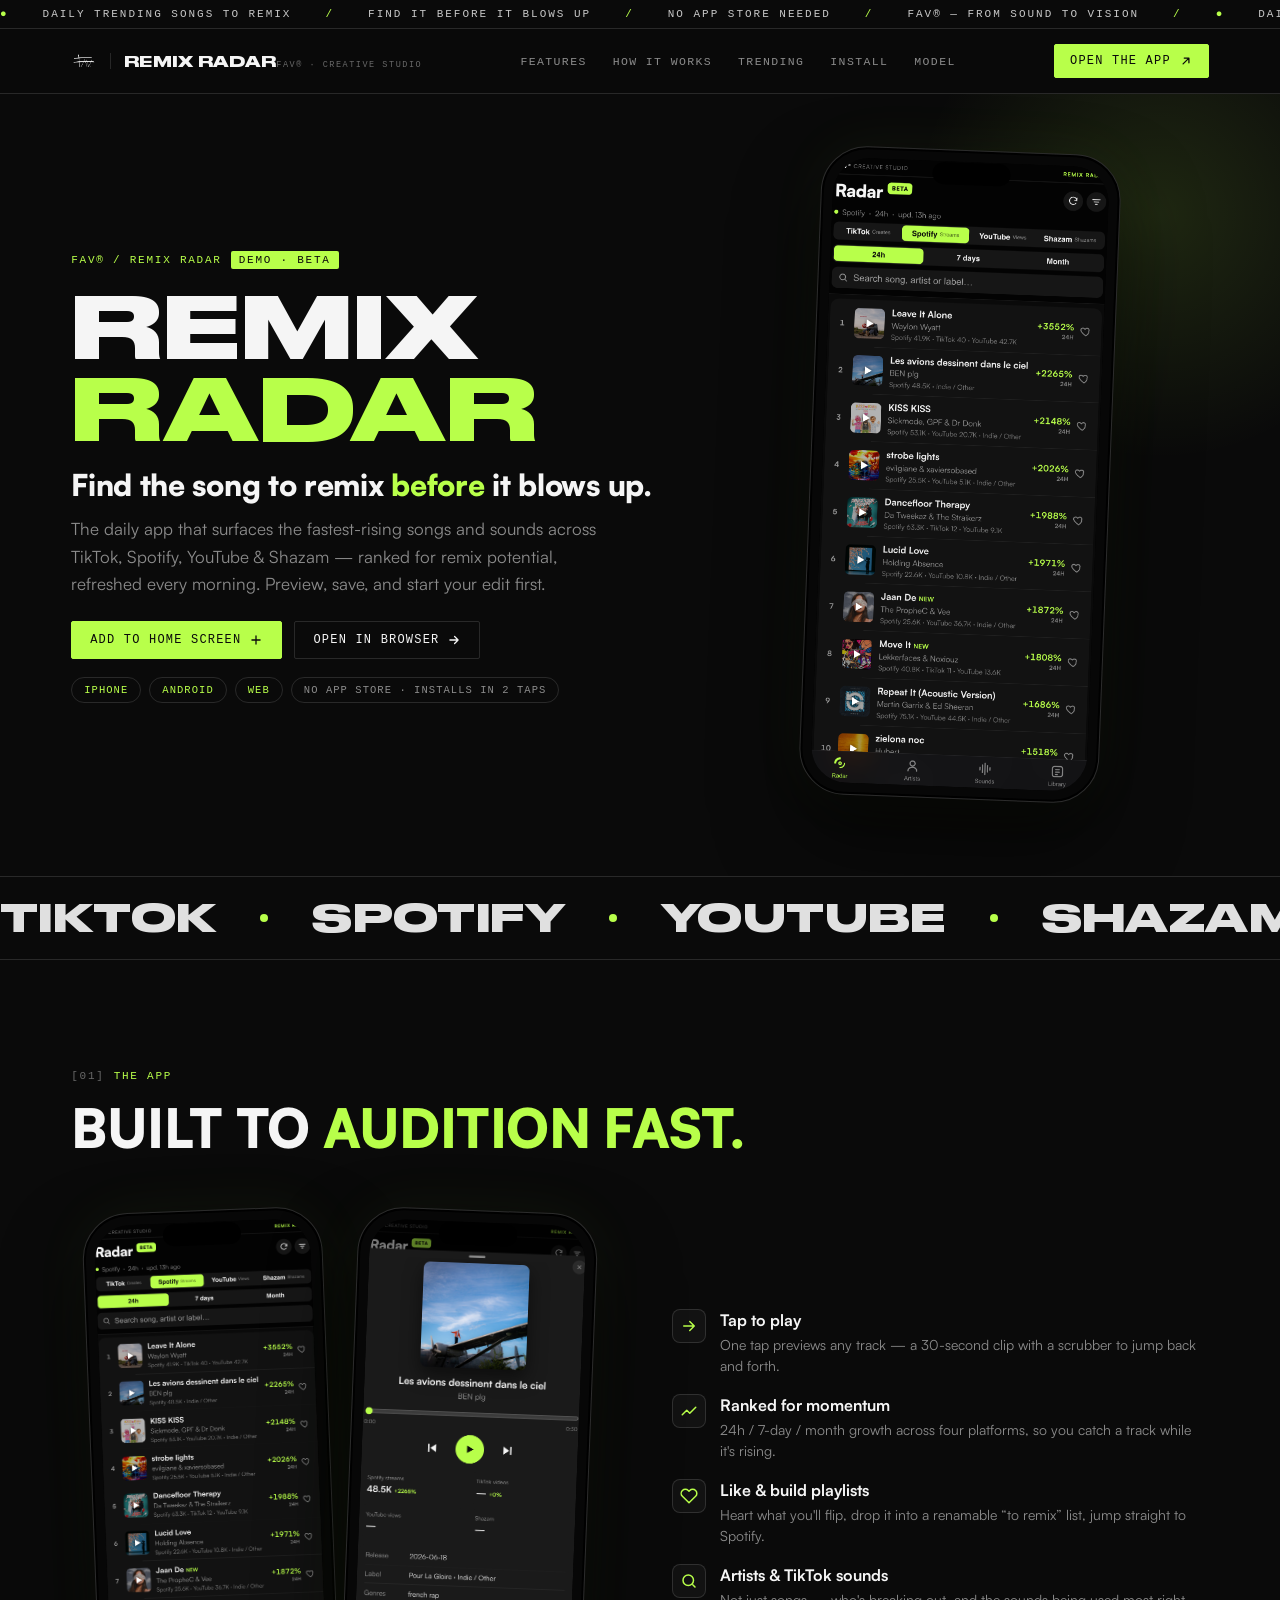
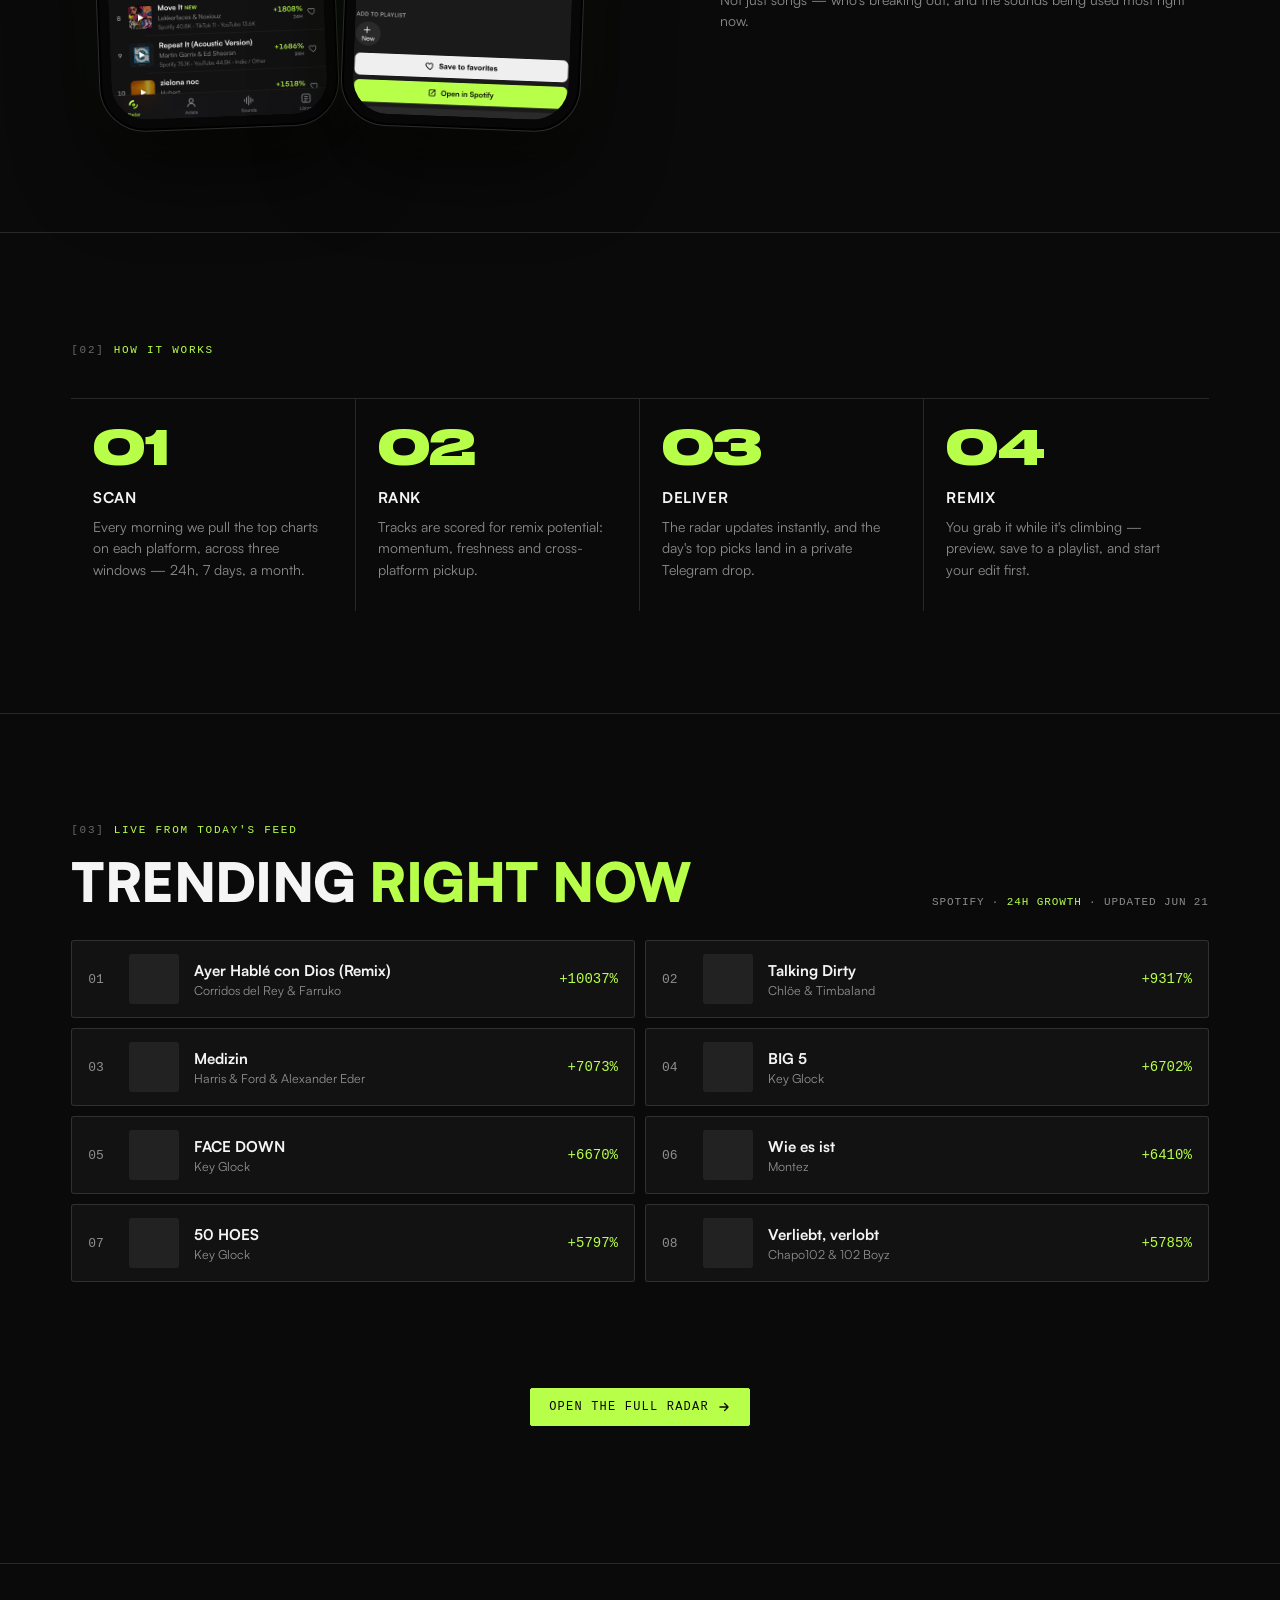
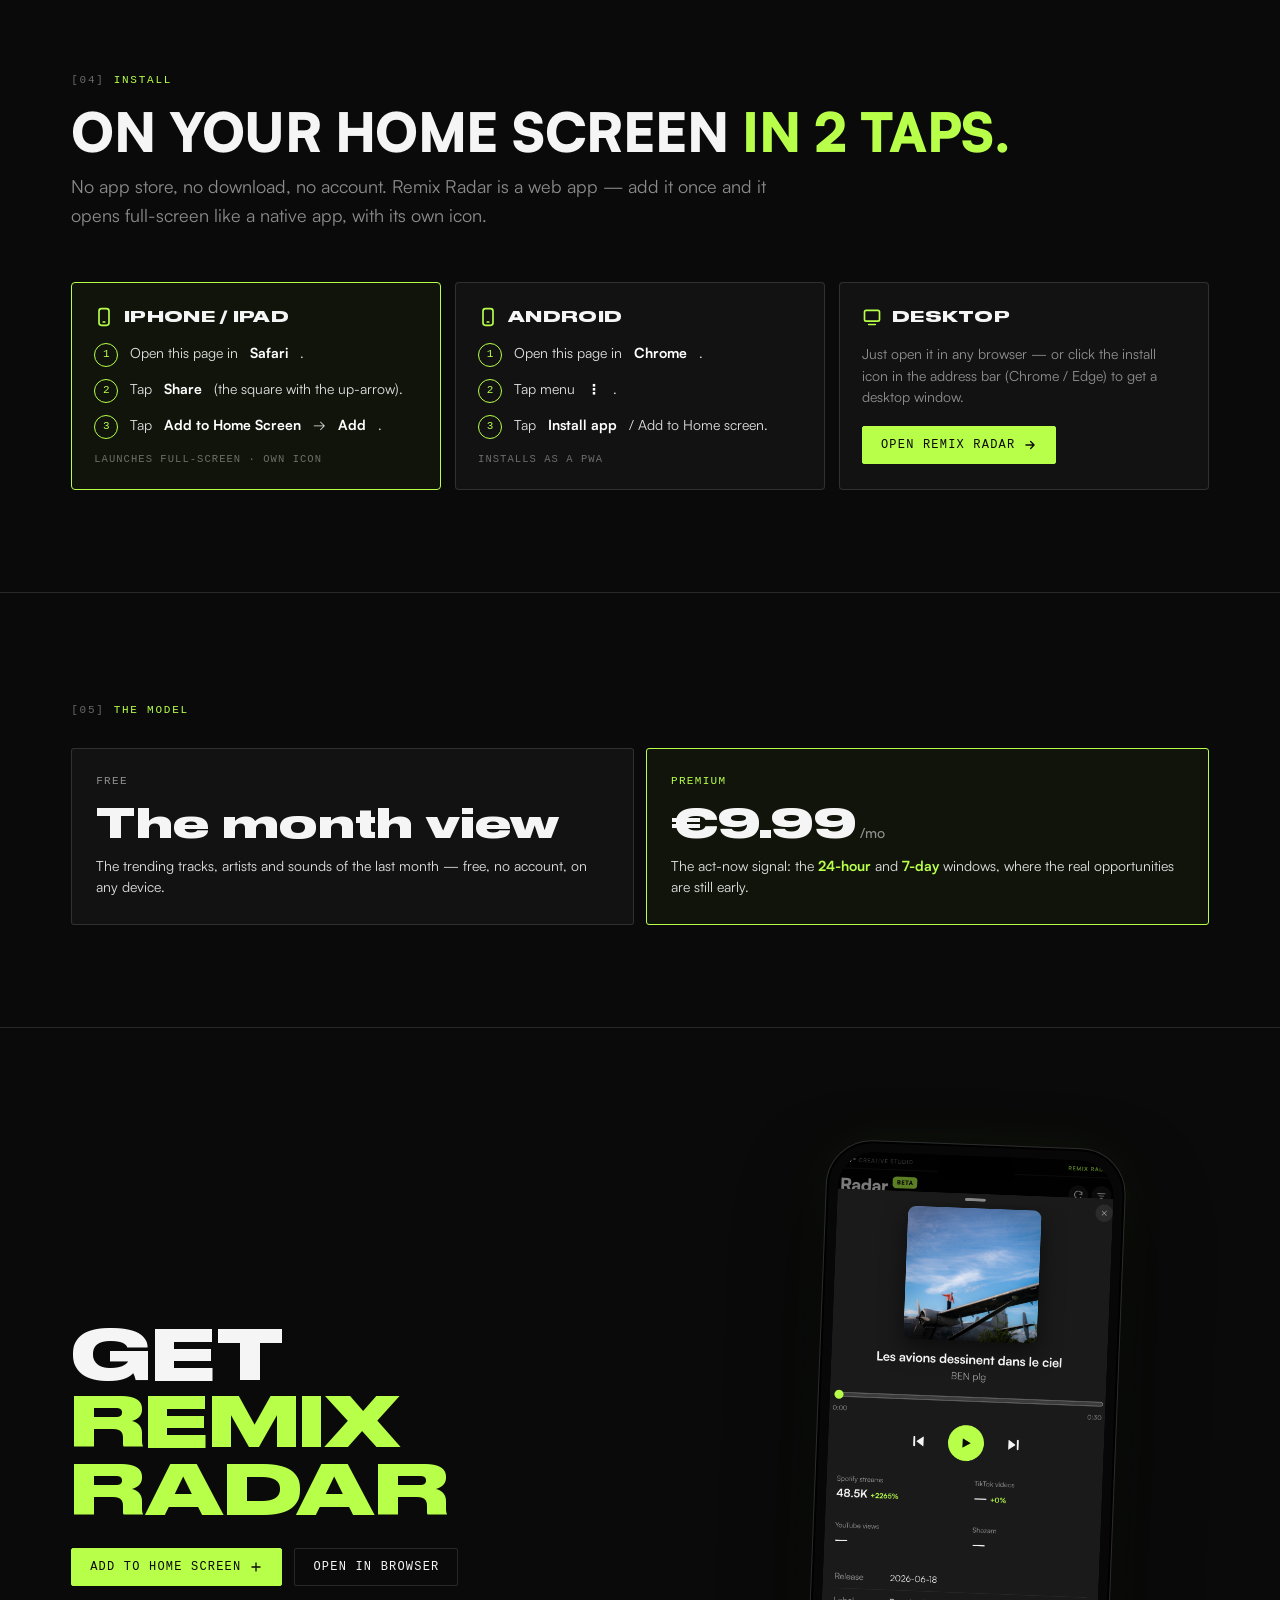
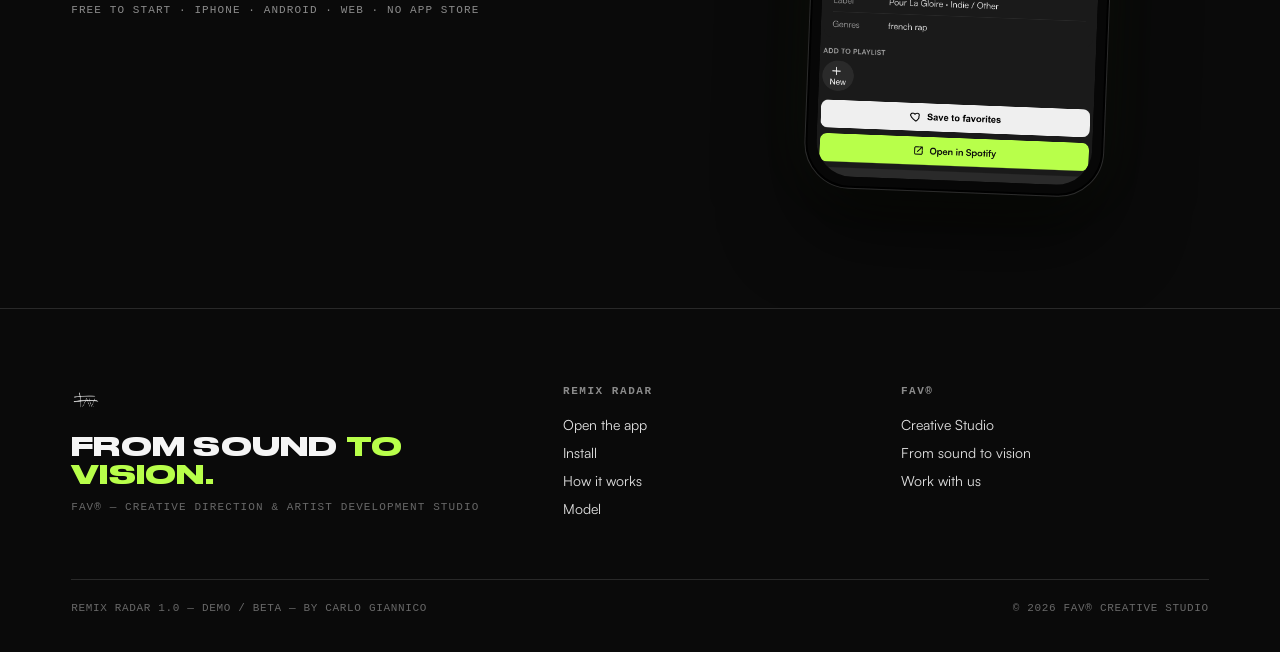
<file: index.html>
<!DOCTYPE html>
<html lang="en">
<head>
<meta charset="utf-8" />
<meta name="viewport" content="width=device-width, initial-scale=1, viewport-fit=cover" />
<title>Remix Radar — FAV® · the daily remix-radar app</title>
<meta name="description" content="The mobile app that shows you the day's fastest-rising songs and sounds to remix — across TikTok, Spotify, YouTube and Shazam. Add it to your Home Screen. From sound to vision. A FAV. Creative Studio app." />
<meta name="theme-color" content="#0A0A0A" />
<meta name="apple-mobile-web-app-title" content="Remix Radar" />
<link rel="icon" href="./brand/icon-512.png" sizes="any" />
<link rel="apple-touch-icon" href="./brand/apple-touch-icon.png" />
<meta property="og:type" content="website" />
<meta property="og:title" content="Remix Radar — the daily remix-radar app · FAV®" />
<meta property="og:description" content="Find the song to remix before it blows up. Add Remix Radar to your Home Screen. From sound to vision." />
<meta property="og:image" content="./brand/og.png" />
<meta name="twitter:card" content="summary_large_image" />

<script>
  try{ if (window.matchMedia('(display-mode: standalone)').matches || window.navigator.standalone === true){ location.replace('./app.html' + location.search + location.hash); } }catch(e){}
</script>

<link rel="preload" as="font" type="font/ttf" crossorigin href="./brand/fonts/DrukWide-Bold.ttf" />
<link rel="preload" as="font" type="font/woff2" crossorigin href="./brand/fonts/Satoshi-Bold.woff2" />
<link rel="stylesheet" href="./brand/fonts.css" />

<style>
:root{
  --ink:#0A0A0A; --panel:#121212; --panel2:#1A1A1A; --acid:#B8FF4A;
  --white:#F5F5F5; --chrome:#C8C8C8; --silver:#E0E0E0;
  --mute:rgba(245,245,245,.55); --faint:rgba(245,245,245,.40); --line:rgba(245,245,245,.13);
  --display:'Druk Wide','Arial Narrow Bold',Impact,sans-serif;
  --body:'Satoshi',system-ui,-apple-system,'Helvetica Neue',Arial,sans-serif;
  --mono:ui-monospace,'SF Mono','Menlo',monospace;
  --maxw:1240px;
}
*{box-sizing:border-box;margin:0;padding:0;-webkit-tap-highlight-color:transparent;}
html{scroll-behavior:smooth;}
body{font-family:var(--body);background:var(--ink);color:var(--white);-webkit-font-smoothing:antialiased;text-rendering:optimizeLegibility;overflow-x:hidden;}
a{color:inherit;text-decoration:none;}
img{max-width:100%;display:block;}
.wrap{max-width:var(--maxw);margin:0 auto;padding:0 clamp(18px,4vw,56px);}

/* ticker */
.ticker{background:var(--ink);border-bottom:1px solid var(--line);overflow:hidden;white-space:nowrap;}
.ticker .track{display:inline-flex;gap:34px;padding:8px 0;animation:tick 34s linear infinite;will-change:transform;}
.ticker span{font-family:var(--mono);font-size:11px;letter-spacing:.18em;text-transform:uppercase;color:var(--chrome);display:inline-flex;gap:34px;}
.ticker b{color:var(--acid);font-weight:400;}
@keyframes tick{to{transform:translateX(-50%);}}

/* nav */
.nav{position:sticky;top:0;z-index:50;background:rgba(10,10,10,.82);backdrop-filter:saturate(140%) blur(14px);-webkit-backdrop-filter:saturate(140%) blur(14px);border-bottom:1px solid var(--line);}
.nav .wrap{display:flex;align-items:center;justify-content:space-between;gap:18px;height:64px;}
.brand{display:flex;align-items:center;gap:13px;}
.brand .mark{height:26px;width:auto;}
.brand .bt{line-height:1.05;padding-left:13px;border-left:1px solid var(--line);}
.brand .bt .wm{font-family:var(--display);font-weight:700;font-size:14px;letter-spacing:.02em;text-transform:uppercase;}
.brand .bt .inst{font-family:var(--mono);font-size:8.5px;letter-spacing:.18em;text-transform:uppercase;color:var(--faint);}
.nav .links{display:flex;align-items:center;gap:26px;}
.nav .links a{font-family:var(--mono);font-size:11.5px;letter-spacing:.12em;text-transform:uppercase;color:var(--mute);transition:color .2s;}
.nav .links a:hover{color:var(--acid);}
.btn{display:inline-flex;align-items:center;gap:8px;font-family:var(--mono);font-weight:500;font-size:12px;letter-spacing:.1em;text-transform:uppercase;cursor:pointer;border:1px solid var(--acid);padding:11px 18px;border-radius:2px;transition:transform .15s ease,background .2s,color .2s,box-shadow .2s;}
.btn svg{width:14px;height:14px;}
.btn-acid{background:var(--acid);color:#0A0A0A;}
.btn-acid:hover{box-shadow:0 0 0 3px rgba(184,255,74,.22);transform:translateY(-1px);}
.btn-ghost{background:transparent;color:var(--white);border-color:var(--line);}
.btn-ghost:hover{border-color:var(--white);transform:translateY(-1px);}
.nav .btn{padding:9px 15px;}
a:focus-visible,.btn:focus-visible{outline:2px solid var(--acid);outline-offset:3px;border-radius:2px;}

/* iPhone mockup */
.phone{position:relative;width:100%;max-width:300px;aspect-ratio:390/844;border-radius:46px;
  background:#070707;border:1px solid #2c2c2c;padding:11px;
  box-shadow:0 40px 80px rgba(0,0,0,.6),0 0 0 2px #000 inset,0 0 60px rgba(184,255,74,.05);}
.phone .scr{position:relative;width:100%;height:100%;border-radius:36px;overflow:hidden;background:#000;}
.phone .scr img{width:100%;height:100%;object-fit:cover;object-position:top;display:block;}
.phone .island{position:absolute;top:12px;left:50%;transform:translateX(-50%);width:78px;height:22px;background:#000;border-radius:13px;z-index:2;}
.phone.tilt{transform:rotate(2.2deg);}
.phone.tiltL{transform:rotate(-2.2deg);}

/* hero */
.hero{position:relative;overflow:hidden;padding:clamp(28px,5vw,56px) 0 clamp(40px,6vw,80px);}
.hero .wrap{display:grid;grid-template-columns:1.08fr .92fr;gap:clamp(24px,5vw,56px);align-items:center;}
.hero .glow{position:absolute;top:-160px;right:-160px;width:560px;height:560px;border-radius:50%;
  background:radial-gradient(circle,rgba(184,255,74,.12),transparent 62%);pointer-events:none;}
.kicker{display:inline-flex;align-items:center;gap:9px;font-family:var(--mono);font-size:11px;letter-spacing:.16em;text-transform:uppercase;color:var(--acid);margin-bottom:18px;}
.kicker .demo{background:var(--acid);color:#0A0A0A;padding:3px 8px;border-radius:2px;}
.giant{font-family:var(--display);font-weight:700;text-transform:uppercase;line-height:.97;letter-spacing:.01em;font-size:clamp(34px,6.6vw,92px);}
.giant .acid{color:var(--acid);}
.lede{font-weight:900;font-size:clamp(20px,2.4vw,30px);line-height:1.08;margin-top:18px;letter-spacing:-.01em;}
.lede em{font-style:normal;color:var(--acid);}
.sub{font-size:clamp(14.5px,1.45vw,17px);line-height:1.6;color:var(--mute);margin-top:14px;max-width:46ch;}
.cta-row{display:flex;gap:12px;flex-wrap:wrap;margin-top:24px;}
.badges{display:flex;gap:8px;flex-wrap:wrap;margin-top:18px;}
.badge{font-family:var(--mono);font-size:10.5px;letter-spacing:.1em;text-transform:uppercase;color:var(--mute);border:1px solid var(--line);border-radius:999px;padding:6px 12px;}
.badge b{color:var(--acid);font-weight:400;}
.hero .phonewrap{display:flex;justify-content:center;}

/* platform band */
.band{background:var(--ink);border-top:1px solid var(--line);border-bottom:1px solid var(--line);overflow:hidden;}
.band .track{display:inline-flex;align-items:center;gap:44px;white-space:nowrap;padding:16px 0;animation:tick 36s linear infinite;}
.band .track>span{display:inline-flex;align-items:center;gap:44px;font-family:var(--display);font-weight:700;text-transform:uppercase;font-size:clamp(20px,3vw,40px);letter-spacing:.01em;color:var(--silver);}
.band .dot{width:8px;height:8px;border-radius:50%;background:var(--acid);flex:none;}
.band .o{color:var(--acid);}

/* sections */
.sec{padding:clamp(58px,8vw,118px) 0;border-bottom:1px solid var(--line);}
.eyebrow{display:inline-flex;align-items:center;gap:9px;font-family:var(--mono);font-size:11px;letter-spacing:.16em;text-transform:uppercase;color:var(--acid);}
.eyebrow .id{color:var(--faint);}
h2.t{font-family:var(--body);font-weight:900;text-transform:uppercase;font-size:clamp(28px,4.4vw,54px);line-height:1.0;letter-spacing:-.01em;margin-top:16px;}
h2.t .acid{color:var(--acid);}
.lead2{font-size:clamp(15px,1.5vw,18px);color:var(--mute);margin-top:14px;max-width:60ch;line-height:1.6;}

/* showcase */
.showcase{display:grid;grid-template-columns:1fr 1fr;gap:clamp(28px,5vw,64px);align-items:center;margin-top:clamp(34px,5vw,56px);}
.showcase .phones{display:flex;justify-content:center;gap:18px;}
.showcase .phones .phone{max-width:240px;}
.flist{list-style:none;display:flex;flex-direction:column;gap:18px;}
.flist li{display:flex;gap:14px;align-items:flex-start;}
.flist .ic{width:34px;height:34px;border-radius:8px;border:1px solid var(--line);display:flex;align-items:center;justify-content:center;flex:none;color:var(--acid);background:var(--panel);}
.flist .ic svg{width:18px;height:18px;}
.flist h3{font-size:16px;font-weight:700;margin-bottom:3px;}
.flist p{font-size:14px;color:var(--mute);line-height:1.5;}

/* how */
.steps{display:grid;grid-template-columns:repeat(4,1fr);gap:0;margin-top:40px;border-top:1px solid var(--line);}
.step{padding:26px 22px 30px;border-right:1px solid var(--line);}
.step:last-child{border-right:none;}
.step .n{font-family:var(--display);font-weight:700;font-size:clamp(30px,3.6vw,52px);line-height:1;color:var(--acid);}
.step h3{font-size:15px;font-weight:700;text-transform:uppercase;letter-spacing:.04em;margin:16px 0 8px;}
.step p{font-size:14px;line-height:1.55;color:var(--mute);}

/* trending */
.trending .head{display:flex;align-items:flex-end;justify-content:space-between;gap:20px;flex-wrap:wrap;margin-bottom:32px;}
.trending .meta{font-family:var(--mono);font-size:11px;letter-spacing:.08em;text-transform:uppercase;color:var(--mute);}
.trending .meta b{color:var(--acid);font-weight:400;}
.tgrid{display:grid;grid-template-columns:repeat(2,1fr);gap:10px;}
.tr-card{display:flex;align-items:center;gap:15px;padding:13px 16px;border:1px solid var(--line);border-radius:3px;background:var(--panel);transition:border-color .2s,background .2s,transform .2s;}
.tr-card:hover{border-color:var(--acid);background:var(--panel2);transform:translateY(-2px);}
.tr-rank{font-family:var(--mono);font-size:13px;width:26px;color:var(--mute);flex:none;}
.tr-art{width:50px;height:50px;border-radius:3px;background:#222 center/cover no-repeat;flex:none;}
.tr-meta{flex:1;min-width:0;}
.tr-name{display:block;font-weight:700;font-size:15px;white-space:nowrap;overflow:hidden;text-overflow:ellipsis;}
.tr-art2{display:block;font-size:12.5px;color:var(--mute);white-space:nowrap;overflow:hidden;text-overflow:ellipsis;margin-top:1px;}
.tr-g{font-family:var(--mono);font-weight:500;font-size:14px;color:var(--mute);flex:none;}
.tr-g.up{color:var(--acid);}
.tr-fallback{grid-column:1/-1;padding:30px;text-align:center;color:var(--mute);border:1px dashed var(--line);border-radius:3px;}
.tr-fallback a{color:var(--acid);font-weight:700;}
.tr-skeleton{height:78px;border-radius:3px;background:linear-gradient(100deg,var(--panel) 30%,#222 50%,var(--panel) 70%);background-size:200% 100%;animation:sk 1.3s linear infinite;}
@keyframes sk{to{background-position:-200% 0;}}
.trending .foot{margin-top:30px;display:flex;justify-content:center;}

/* install */
.install .grid{display:grid;grid-template-columns:1fr 1fr 1fr;gap:14px;margin-top:clamp(34px,5vw,52px);}
.icard{border:1px solid var(--line);border-radius:4px;padding:24px 22px;background:var(--panel);}
.icard.feat{border-color:var(--acid);background:#11140b;}
.icard .h{display:flex;align-items:center;gap:10px;font-family:var(--display);font-weight:700;text-transform:uppercase;font-size:15px;letter-spacing:.02em;margin-bottom:16px;}
.icard .h svg{width:20px;height:20px;color:var(--acid);}
.icard ol{list-style:none;counter-reset:s;display:flex;flex-direction:column;gap:12px;}
.icard ol li{counter-increment:s;display:flex;gap:12px;font-size:14px;line-height:1.45;color:var(--silver);}
.icard ol li::before{content:counter(s);font-family:var(--mono);font-size:11px;color:var(--acid);border:1px solid var(--acid);border-radius:50%;width:22px;height:22px;display:flex;align-items:center;justify-content:center;flex:none;}
.icard p{font-size:14px;color:var(--mute);line-height:1.55;}
.icard .mini{font-family:var(--mono);font-size:10.5px;letter-spacing:.1em;text-transform:uppercase;color:var(--faint);margin-top:14px;}

/* model */
.model .row{display:grid;grid-template-columns:1fr 1fr;gap:12px;margin-top:30px;}
.plan{border:1px solid var(--line);border-radius:3px;padding:26px 24px;background:var(--panel);}
.plan.pro{border-color:var(--acid);background:#11140b;}
.plan .tag{font-family:var(--mono);font-size:11px;letter-spacing:.12em;text-transform:uppercase;color:var(--mute);}
.plan.pro .tag{color:var(--acid);}
.plan .price{font-family:var(--display);font-weight:700;font-size:clamp(26px,3.4vw,40px);margin:10px 0 6px;letter-spacing:.01em;}
.plan .price small{font-family:var(--body);font-size:14px;font-weight:500;color:var(--mute);}
.plan p{font-size:14px;line-height:1.55;color:var(--silver);}
.plan p b{color:var(--acid);font-weight:700;}

/* final */
.final{padding:clamp(60px,9vw,120px) 0;border-bottom:1px solid var(--line);overflow:hidden;}
.final .wrap{display:grid;grid-template-columns:1.1fr .9fr;gap:clamp(28px,5vw,56px);align-items:center;}
.final h2{font-family:var(--display);font-weight:700;text-transform:uppercase;line-height:.98;letter-spacing:.01em;font-size:clamp(34px,5.4vw,76px);}
.final h2 .acid{color:var(--acid);}
.final .hint{font-family:var(--mono);font-size:11px;letter-spacing:.1em;text-transform:uppercase;color:var(--mute);margin-top:18px;}
.final .phonewrap{display:flex;justify-content:center;}

/* footer */
.foot{padding:clamp(48px,6vw,76px) 0 34px;}
.foot .top{display:grid;grid-template-columns:1.5fr 1fr 1fr;gap:30px;align-items:start;}
.foot .vision{font-family:var(--display);font-weight:700;font-size:clamp(18px,2vw,26px);text-transform:uppercase;letter-spacing:.01em;line-height:1.1;}
.foot .vision .acid{color:var(--acid);}
.foot .sig{height:30px;margin-bottom:18px;}
.foot .desc{font-family:var(--mono);font-size:11px;letter-spacing:.1em;text-transform:uppercase;color:var(--faint);margin-top:12px;}
.foot h4{font-family:var(--mono);font-size:11px;letter-spacing:.14em;text-transform:uppercase;color:var(--mute);margin-bottom:14px;}
.foot ul{list-style:none;}
.foot li a{font-size:14px;color:var(--silver);display:inline-block;padding:5px 0;}
.foot li a:hover{color:var(--acid);}
.foot .bottom{display:flex;align-items:center;justify-content:space-between;gap:16px;flex-wrap:wrap;margin-top:clamp(34px,5vw,56px);padding-top:22px;border-top:1px solid var(--line);font-family:var(--mono);font-size:11px;letter-spacing:.06em;text-transform:uppercase;color:var(--faint);}

/* reveal */
.reveal{opacity:0;transform:translateY(20px);transition:opacity .7s cubic-bezier(.2,.7,.2,1),transform .7s cubic-bezier(.2,.7,.2,1);transition-delay:var(--d,0ms);}
.reveal.in{opacity:1;transform:none;}
@media (prefers-reduced-motion:reduce){.reveal{opacity:1;transform:none;}.ticker .track,.band .track{animation:none;}.phone.tilt,.phone.tiltL{transform:none;}html{scroll-behavior:auto;}}

/* responsive */
@media (max-width:900px){
  .nav .links{display:none;}
  .nav .btn{padding:12px 16px;}
  .hero .wrap{grid-template-columns:1fr;gap:30px;}
  .hero .phonewrap{order:-1;}
  .showcase{grid-template-columns:1fr;gap:34px;}
  .install .grid{grid-template-columns:1fr;}
  .steps{grid-template-columns:1fr 1fr;}
  .step:nth-child(2){border-right:none;}
  .step:nth-child(1),.step:nth-child(2){border-bottom:1px solid var(--line);}
  .tgrid{grid-template-columns:1fr;}
  .model .row{grid-template-columns:1fr;}
  .final .wrap{grid-template-columns:1fr;gap:30px;}
  .final .phonewrap{order:-1;}
  .foot .top{grid-template-columns:1fr;gap:26px;}
}
@media (max-width:520px){
  .steps{grid-template-columns:1fr;}
  .step{border-right:none;border-bottom:1px solid var(--line);}
  .step:last-child{border-bottom:none;}
  .showcase .phones{flex-direction:column;align-items:center;}
  .brand .bt .inst{display:none;}
}
</style>
</head>
<body>

<div class="ticker" aria-hidden="true">
  <div class="track">
    <span><b>●</b> Daily trending songs to remix <b>/</b> Find it before it blows up <b>/</b> No app store needed <b>/</b> FAV® — From sound to vision <b>/</b></span>
    <span><b>●</b> Daily trending songs to remix <b>/</b> Find it before it blows up <b>/</b> No app store needed <b>/</b> FAV® — From sound to vision <b>/</b></span>
  </div>
</div>

<nav class="nav">
  <div class="wrap">
    <a class="brand" href="#top" aria-label="Remix Radar — FAV Creative Studio">
      <img class="mark" src="./brand/fav-dot-white.png" alt="" />
      <span class="bt"><span class="wm">Remix Radar</span><span class="inst">FAV® · Creative Studio</span></span>
    </a>
    <div class="links">
      <a href="#features">Features</a>
      <a href="#how">How it works</a>
      <a href="#trending">Trending</a>
      <a href="#install">Install</a>
      <a href="#model">Model</a>
    </div>
    <a class="btn btn-acid" href="./app.html">Open the app
      <svg viewBox="0 0 24 24" fill="none" stroke="currentColor" stroke-width="2.2" stroke-linecap="round" stroke-linejoin="round"><path d="M7 17 17 7M9 7h8v8"/></svg>
    </a>
  </div>
</nav>

<header class="hero" id="top">
  <div class="glow" aria-hidden="true"></div>
  <div class="wrap">
    <div>
      <span class="kicker">FAV® / Remix Radar <span class="demo">Demo · Beta</span></span>
      <h1 class="giant">Remix<br><span class="acid">Radar</span></h1>
      <p class="lede">Find the song to remix <em>before</em> it blows up.</p>
      <p class="sub">The daily app that surfaces the fastest-rising songs and sounds across TikTok, Spotify, YouTube &amp; Shazam — ranked for remix potential, refreshed every morning. Preview, save, and start your edit first.</p>
      <div class="cta-row">
        <a class="btn btn-acid" href="#install">Add to Home Screen
          <svg viewBox="0 0 24 24" fill="none" stroke="currentColor" stroke-width="2.2" stroke-linecap="round" stroke-linejoin="round"><path d="M12 5v14M5 12h14"/></svg>
        </a>
        <a class="btn btn-ghost" href="./app.html">Open in browser
          <svg viewBox="0 0 24 24" fill="none" stroke="currentColor" stroke-width="2.2" stroke-linecap="round" stroke-linejoin="round"><path d="M5 12h14M13 6l6 6-6 6"/></svg>
        </a>
      </div>
      <div class="badges">
        <span class="badge"><b>iPhone</b></span>
        <span class="badge"><b>Android</b></span>
        <span class="badge"><b>Web</b></span>
        <span class="badge">No app store · installs in 2 taps</span>
      </div>
    </div>
    <div class="phonewrap reveal">
      <div class="phone tilt">
        <div class="island" aria-hidden="true"></div>
        <div class="scr"><img src="./brand/shot-radar.png" alt="Remix Radar app — today's trending songs to remix" /></div>
      </div>
    </div>
  </div>
</header>

<section class="band" aria-hidden="true">
  <div class="track">
    <span>TikTok <i class="dot"></i> Spotify <i class="dot"></i> YouTube <i class="dot"></i> Shazam <i class="dot"></i> <em class="o">Remix Radar</em> <i class="dot"></i></span>
    <span>TikTok <i class="dot"></i> Spotify <i class="dot"></i> YouTube <i class="dot"></i> Shazam <i class="dot"></i> <em class="o">Remix Radar</em> <i class="dot"></i></span>
  </div>
</section>

<section class="sec" id="features">
  <div class="wrap">
    <span class="eyebrow reveal"><span class="id">[01]</span> The app</span>
    <h2 class="t reveal" style="--d:60ms">Built to <span class="acid">audition fast.</span></h2>
    <div class="showcase">
      <div class="phones reveal" style="--d:120ms">
        <div class="phone tiltL"><div class="island" aria-hidden="true"></div><div class="scr"><img src="./brand/shot-radar.png" alt="Trending songs list" /></div></div>
        <div class="phone tilt"><div class="island" aria-hidden="true"></div><div class="scr"><img src="./brand/shot-detail.png" alt="Track preview with scrubber" /></div></div>
      </div>
      <ul class="flist reveal" style="--d:160ms">
        <li><span class="ic"><svg viewBox="0 0 24 24" fill="none" stroke="currentColor" stroke-width="2" stroke-linecap="round" stroke-linejoin="round"><path d="M5 12h14M13 6l6 6-6 6"/></svg></span><div><h3>Tap to play</h3><p>One tap previews any track — a 30-second clip with a scrubber to jump back and forth.</p></div></li>
        <li><span class="ic"><svg viewBox="0 0 24 24" fill="none" stroke="currentColor" stroke-width="2" stroke-linecap="round" stroke-linejoin="round"><path d="M3 17l6-6 4 4 8-8"/></svg></span><div><h3>Ranked for momentum</h3><p>24h / 7-day / month growth across four platforms, so you catch a track while it's rising.</p></div></li>
        <li><span class="ic"><svg viewBox="0 0 24 24" fill="none" stroke="currentColor" stroke-width="2" stroke-linecap="round" stroke-linejoin="round"><path d="M20.8 4.6a5.5 5.5 0 0 0-7.8 0L12 5.6l-1-1a5.5 5.5 0 1 0-7.8 7.8L12 21l8.8-8.6a5.5 5.5 0 0 0 0-7.8z"/></svg></span><div><h3>Like &amp; build playlists</h3><p>Heart what you'll flip, drop it into a renamable “to remix” list, jump straight to Spotify.</p></div></li>
        <li><span class="ic"><svg viewBox="0 0 24 24" fill="none" stroke="currentColor" stroke-width="2" stroke-linecap="round" stroke-linejoin="round"><circle cx="11" cy="11" r="7"/><path d="m20 20-3-3"/></svg></span><div><h3>Artists &amp; TikTok sounds</h3><p>Not just songs — who's breaking out, and the sounds being used most right now.</p></div></li>
      </ul>
    </div>
  </div>
</section>

<section class="sec" id="how">
  <div class="wrap">
    <span class="eyebrow reveal"><span class="id">[02]</span> How it works</span>
    <div class="steps">
      <div class="step reveal"><div class="n">01</div><h3>Scan</h3><p>Every morning we pull the top charts on each platform, across three windows — 24h, 7 days, a month.</p></div>
      <div class="step reveal" style="--d:80ms"><div class="n">02</div><h3>Rank</h3><p>Tracks are scored for remix potential: momentum, freshness and cross-platform pickup.</p></div>
      <div class="step reveal" style="--d:160ms"><div class="n">03</div><h3>Deliver</h3><p>The radar updates instantly, and the day's top picks land in a private Telegram drop.</p></div>
      <div class="step reveal" style="--d:240ms"><div class="n">04</div><h3>Remix</h3><p>You grab it while it's climbing — preview, save to a playlist, and start your edit first.</p></div>
    </div>
  </div>
</section>

<section class="sec trending" id="trending">
  <div class="wrap">
    <div class="head">
      <div>
        <span class="eyebrow reveal"><span class="id">[03]</span> Live from today's feed</span>
        <h2 class="t reveal" style="--d:60ms">Trending <span class="acid">right now</span></h2>
      </div>
      <div class="meta reveal" style="--d:120ms" id="trending-label">Spotify · <b>24h growth</b> · updating…</div>
    </div>
    <div class="tgrid" id="trending-grid">
      <div class="tr-skeleton"></div><div class="tr-skeleton"></div><div class="tr-skeleton"></div>
      <div class="tr-skeleton"></div><div class="tr-skeleton"></div><div class="tr-skeleton"></div>
    </div>
    <div class="foot">
      <a class="btn btn-acid" href="./app.html">Open the full radar
        <svg viewBox="0 0 24 24" fill="none" stroke="currentColor" stroke-width="2.2" stroke-linecap="round" stroke-linejoin="round"><path d="M5 12h14M13 6l6 6-6 6"/></svg>
      </a>
    </div>
  </div>
</section>

<section class="sec install" id="install">
  <div class="wrap">
    <span class="eyebrow reveal"><span class="id">[04]</span> Install</span>
    <h2 class="t reveal" style="--d:60ms">On your Home Screen <span class="acid">in 2 taps.</span></h2>
    <p class="lead2 reveal" style="--d:90ms">No app store, no download, no account. Remix Radar is a web app — add it once and it opens full-screen like a native app, with its own icon.</p>
    <div class="grid">
      <div class="icard feat reveal">
        <div class="h"><svg viewBox="0 0 24 24" fill="none" stroke="currentColor" stroke-width="2" stroke-linecap="round" stroke-linejoin="round"><rect x="6" y="2" width="12" height="20" rx="3"/><path d="M11 18h2"/></svg> iPhone / iPad</div>
        <ol>
          <li>Open this page in <b style="color:#fff">Safari</b>.</li>
          <li>Tap <b style="color:#fff">Share</b> (the square with the up-arrow).</li>
          <li>Tap <b style="color:#fff">Add to Home Screen</b> → <b style="color:#fff">Add</b>.</li>
        </ol>
        <div class="mini">Launches full-screen · own icon</div>
      </div>
      <div class="icard reveal" style="--d:80ms">
        <div class="h"><svg viewBox="0 0 24 24" fill="none" stroke="currentColor" stroke-width="2" stroke-linecap="round" stroke-linejoin="round"><rect x="6" y="2" width="12" height="20" rx="3"/><path d="M11 18h2"/></svg> Android</div>
        <ol>
          <li>Open this page in <b style="color:#fff">Chrome</b>.</li>
          <li>Tap menu <b style="color:#fff">⋮</b>.</li>
          <li>Tap <b style="color:#fff">Install app</b> / Add to Home screen.</li>
        </ol>
        <div class="mini">Installs as a PWA</div>
      </div>
      <div class="icard reveal" style="--d:160ms">
        <div class="h"><svg viewBox="0 0 24 24" fill="none" stroke="currentColor" stroke-width="2" stroke-linecap="round" stroke-linejoin="round"><rect x="3" y="4" width="18" height="13" rx="2"/><path d="M8 21h8"/></svg> Desktop</div>
        <p>Just open it in any browser — or click the install icon in the address bar (Chrome / Edge) to get a desktop window.</p>
        <div style="margin-top:18px"><a class="btn btn-acid" href="./app.html">Open Remix Radar
          <svg viewBox="0 0 24 24" fill="none" stroke="currentColor" stroke-width="2.2" stroke-linecap="round" stroke-linejoin="round"><path d="M5 12h14M13 6l6 6-6 6"/></svg></a></div>
      </div>
    </div>
  </div>
</section>

<section class="sec model" id="model">
  <div class="wrap">
    <span class="eyebrow reveal"><span class="id">[05]</span> The model</span>
    <div class="row">
      <div class="plan reveal"><div class="tag">Free</div><div class="price">The month view</div><p>The trending tracks, artists and sounds of the last month — free, no account, on any device.</p></div>
      <div class="plan pro reveal" style="--d:80ms"><div class="tag">Premium</div><div class="price">€9.99<small> /mo</small></div><p>The act-now signal: the <b>24-hour</b> and <b>7-day</b> windows, where the real opportunities are still early.</p></div>
    </div>
  </div>
</section>

<section class="final">
  <div class="wrap">
    <div>
      <h2 class="reveal">Get<br><span class="acid">Remix Radar</span></h2>
      <div class="cta-row">
        <a class="btn btn-acid" href="#install">Add to Home Screen
          <svg viewBox="0 0 24 24" fill="none" stroke="currentColor" stroke-width="2.2" stroke-linecap="round" stroke-linejoin="round"><path d="M12 5v14M5 12h14"/></svg>
        </a>
        <a class="btn btn-ghost" href="./app.html">Open in browser</a>
      </div>
      <p class="hint">Free to start · iPhone · Android · Web · no app store</p>
    </div>
    <div class="phonewrap reveal">
      <div class="phone tilt"><div class="island" aria-hidden="true"></div><div class="scr"><img src="./brand/shot-detail.png" alt="Remix Radar player" /></div></div>
    </div>
  </div>
</section>

<footer class="foot">
  <div class="wrap">
    <div class="top">
      <div>
        <img class="sig" src="./brand/fav-dot-white.png" alt="FAV" />
        <div class="vision">From sound <span class="acid">to vision.</span></div>
        <div class="desc">FAV® — Creative Direction &amp; Artist Development Studio</div>
      </div>
      <div>
        <h4>Remix Radar</h4>
        <ul>
          <li><a href="./app.html">Open the app</a></li>
          <li><a href="#install">Install</a></li>
          <li><a href="#how">How it works</a></li>
          <li><a href="#model">Model</a></li>
        </ul>
      </div>
      <div>
        <h4>FAV®</h4>
        <ul>
          <li><a href="#features">Creative Studio</a></li>
          <li><a href="#features">From sound to vision</a></li>
          <li><a href="#model">Work with us</a></li>
        </ul>
      </div>
    </div>
    <div class="bottom">
      <span>Remix Radar 1.0 — Demo / Beta — by Carlo Giannico</span>
      <span>© 2026 FAV® Creative Studio</span>
    </div>
  </div>
</footer>

<script>
var io=new IntersectionObserver(function(es){es.forEach(function(e){if(e.isIntersecting){e.target.classList.add('in');io.unobserve(e.target);}});},{threshold:.12,rootMargin:"0px 0px -8% 0px"});
document.querySelectorAll('.reveal').forEach(function(el){io.observe(el);});
function esc(s){return String(s==null?'':s).replace(/[&<>"']/g,function(c){return {'&':'&amp;','<':'&lt;','>':'&gt;','"':'&quot;',"'":'&#39;'}[c];});}
(function(){
  var grid=document.getElementById('trending-grid');
  fetch('./feed.json?t='+Date.now(),{cache:'no-store'}).then(function(r){if(!r.ok)throw 0;return r.json();}).then(function(d){
    var ch=d.charts||{};var plat=ch.spotify?'spotify':Object.keys(ch)[0];
    var pmeta=(d.platforms||[]).filter(function(p){return p.key===plat;})[0];
    var wins=ch[plat]||{};var win=wins['24h']?'24h':Object.keys(wins)[0];
    var dt=d.generated_at?new Date(d.generated_at):null;var ds=(dt&&!isNaN(dt))?dt.toLocaleDateString('en-US',{month:'short',day:'numeric'}):null;
    var lbl=document.getElementById('trending-label');
    if(lbl)lbl.innerHTML=(pmeta?esc(pmeta.label):esc(plat))+' · <b>'+(win==='24h'?'24h growth':esc(win))+'</b> · '+(ds?('updated '+ds):'live');
    var ids=(wins[win]||[]).slice(0,8);var rows=ids.map(function(id){return d.tracks[id];}).filter(Boolean);
    if(!rows.length)throw 0;
    grid.innerHTML=rows.map(function(t,i){
      var g=Math.round(t[plat+'_24h_pct']||0);var gtxt=(g>0?'+':'')+g+'%';
      var cover=t.cover_url?(' style="background-image:url(\''+esc(t.cover_url)+'\')"'):'';
      return '<a class="tr-card reveal" href="./app.html" style="--d:'+(i*55)+'ms"><span class="tr-rank">'+(i+1<10?'0':'')+(i+1)+'</span><span class="tr-art"'+cover+'></span><span class="tr-meta"><span class="tr-name">'+esc(t.name)+'</span><span class="tr-art2">'+esc(t.artist||'')+'</span></span><span class="tr-g'+(g>0?' up':'')+'">'+gtxt+'</span></a>';
    }).join('');
    grid.querySelectorAll('.reveal').forEach(function(el){io.observe(el);});
  }).catch(function(){grid.innerHTML='<div class="tr-fallback">The live radar opens inside the app. <a href="./app.html">Open Remix Radar →</a></div>';});
})();
</script>
</body>
</html>
</file>
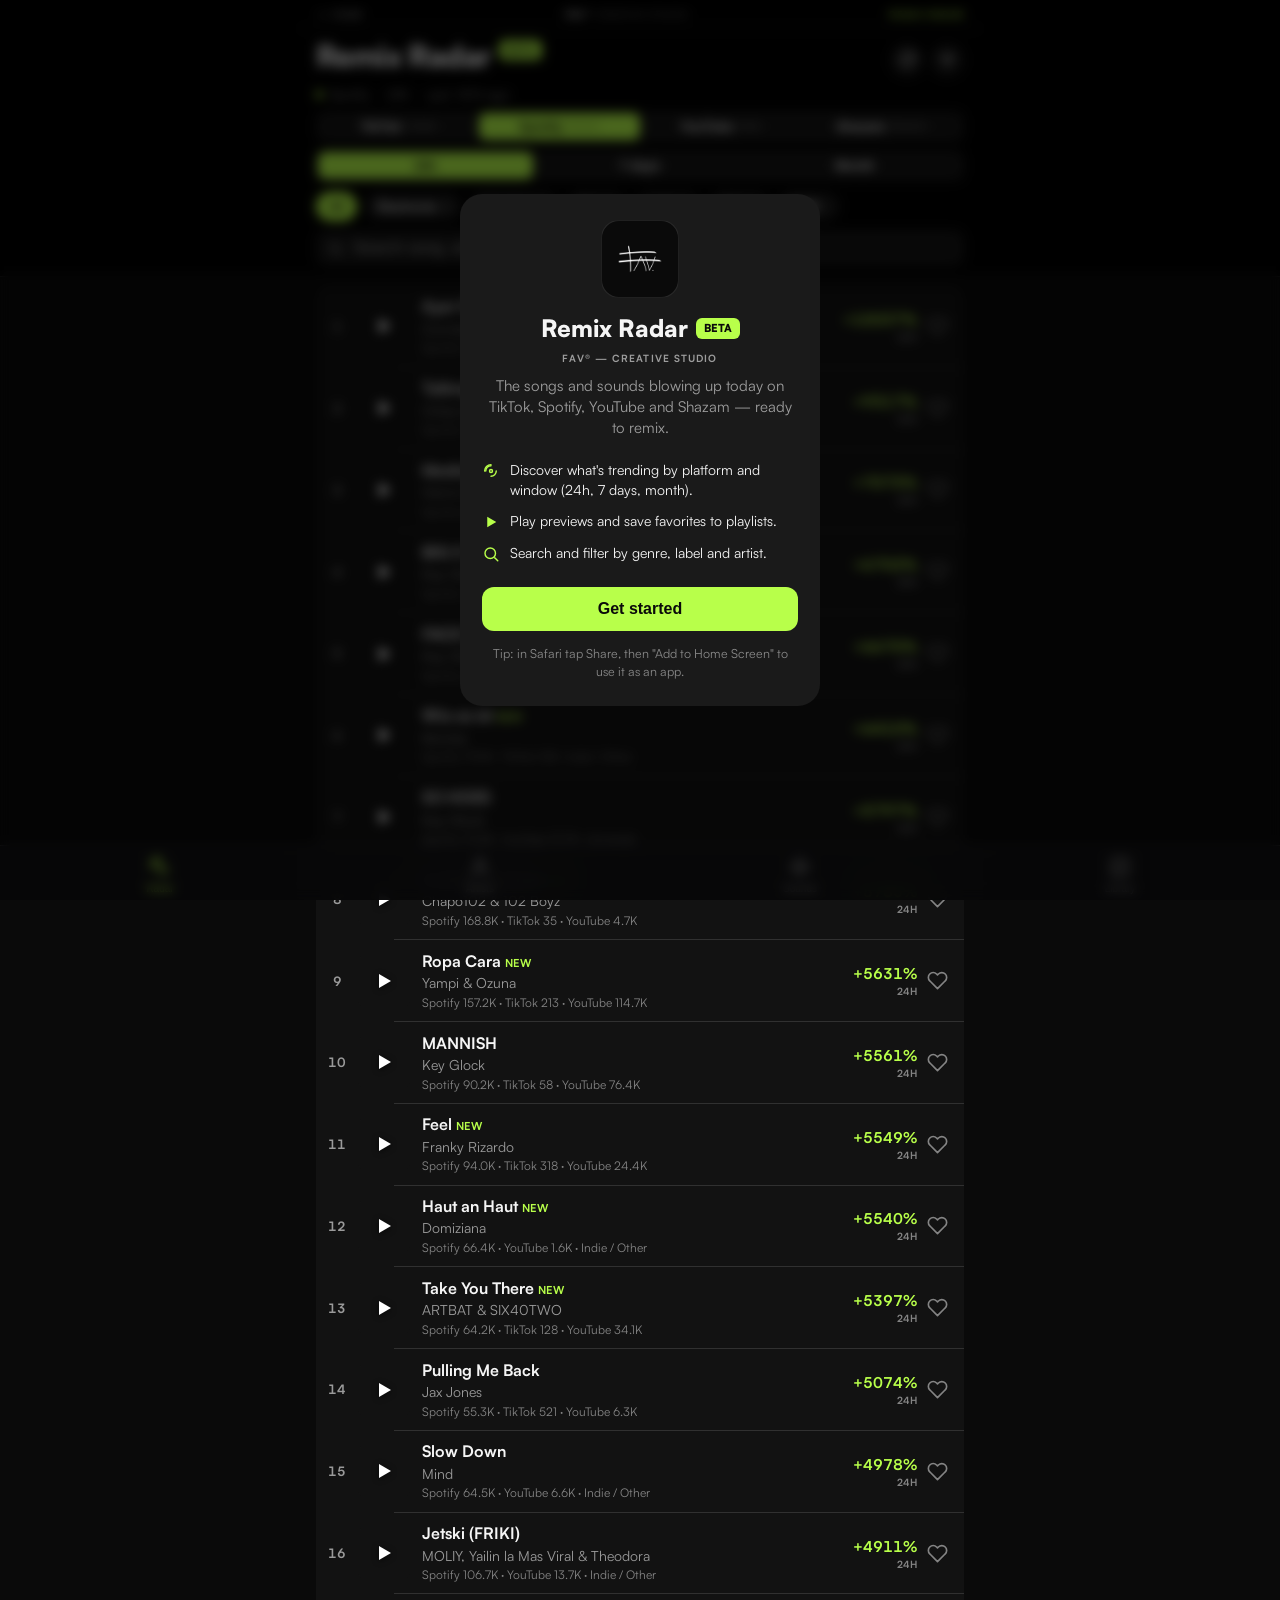
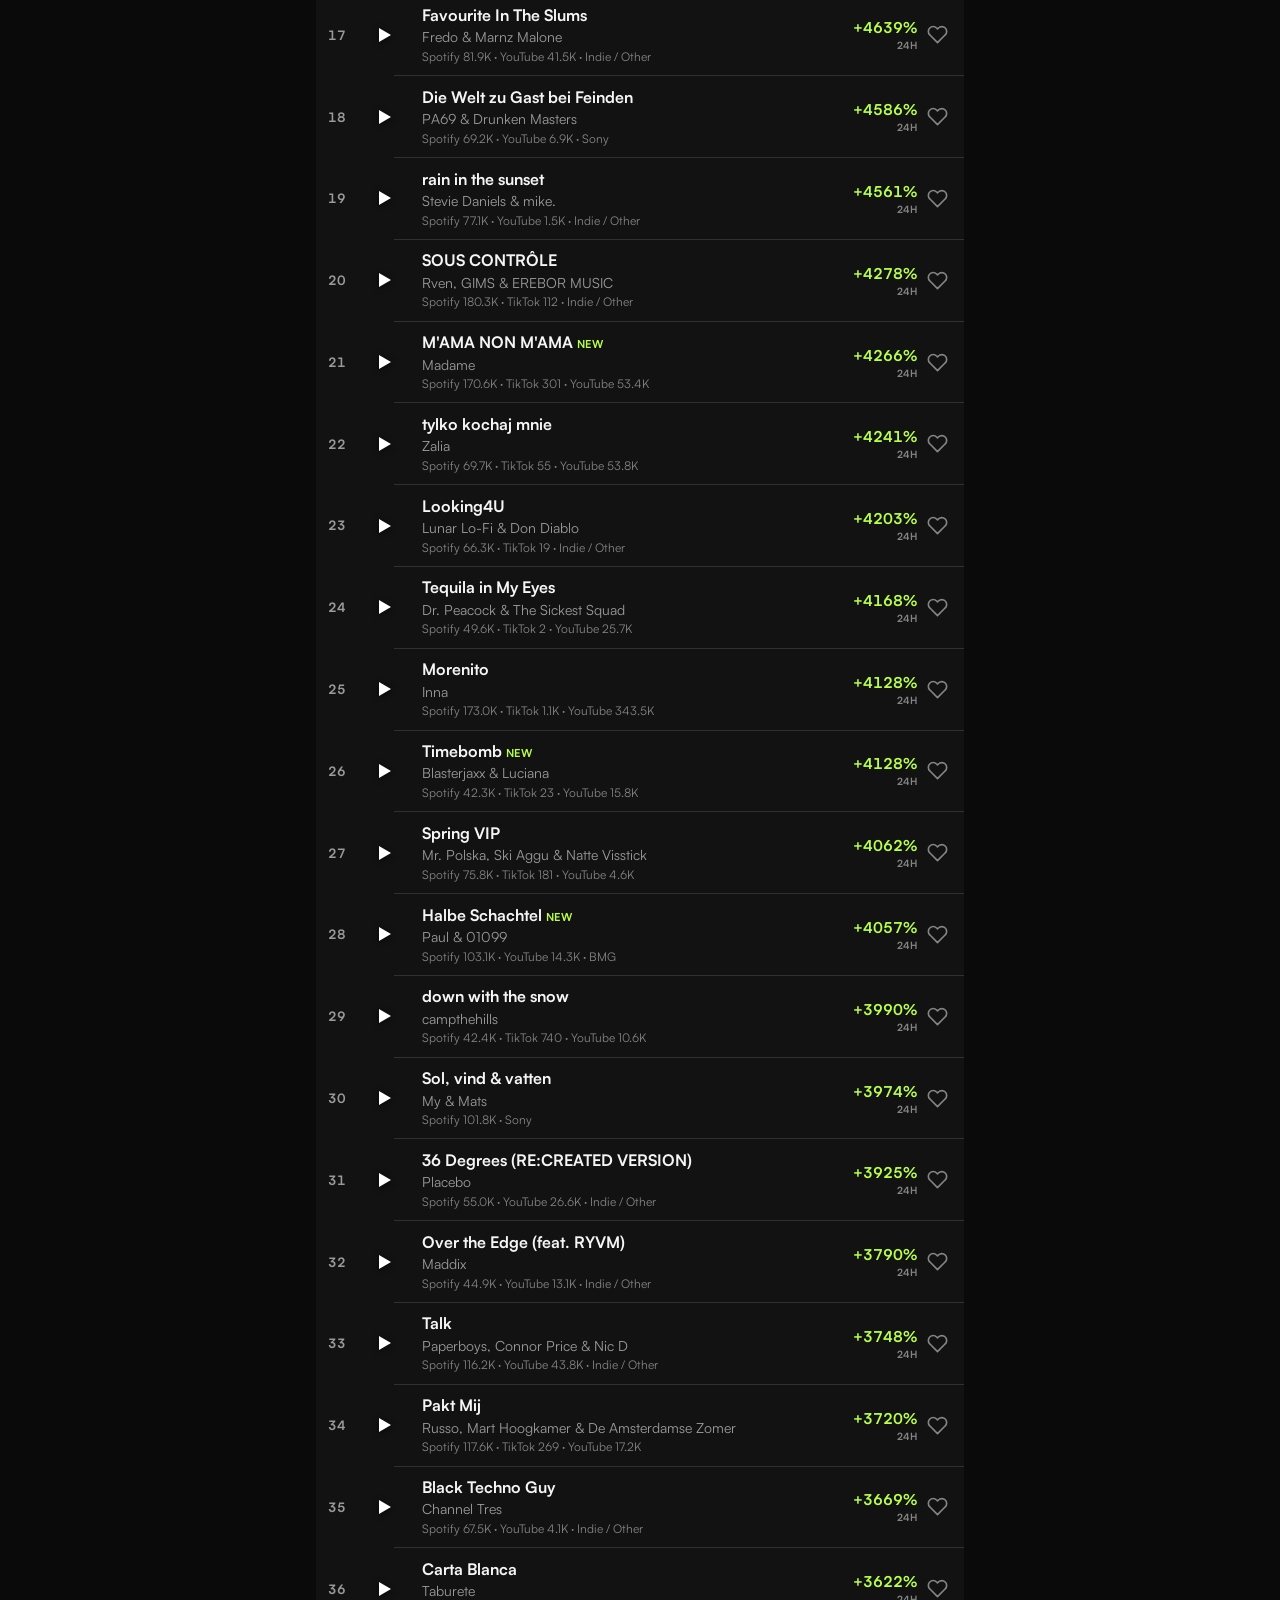
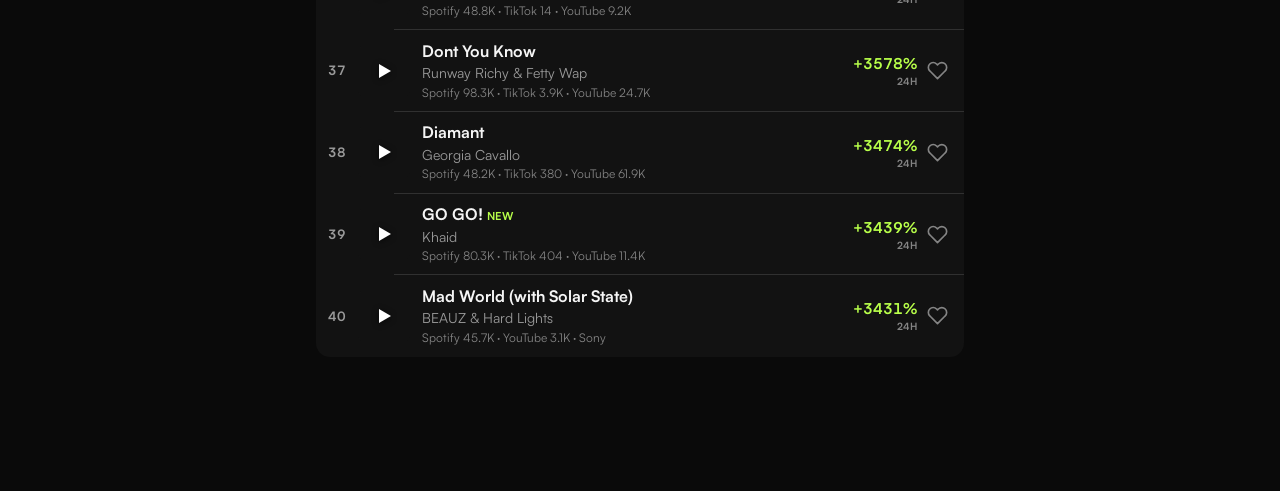
<file: app.html>
<!DOCTYPE html>
<html lang="en">
<head>
<meta charset="utf-8" />
<meta name="viewport" content="width=device-width, initial-scale=1, viewport-fit=cover, maximum-scale=1" />
<meta name="referrer" content="no-referrer" />
<title>Remix Radar</title>
<meta name="theme-color" content="#0A0A0A" />
<meta name="apple-mobile-web-app-capable" content="yes" />
<meta name="apple-mobile-web-app-status-bar-style" content="black-translucent" />
<meta name="apple-mobile-web-app-title" content="Remix Radar" />
<link rel="manifest" href="./manifest.webmanifest" />
<link rel="apple-touch-icon" href="./brand/apple-touch-icon.png" />
<link rel="preload" as="font" type="font/woff2" crossorigin href="./brand/fonts/Satoshi-Regular.woff2" />
<link rel="stylesheet" href="./brand/fonts.css" />
<style>
  /* FAV. Creative Studio visual identity: matte black + acid green, Satoshi/Druk Wide */
  :root{
    --bg:#0A0A0A; --elev:#121212; --elev2:#1A1A1A; --fill:rgba(245,245,245,.08);
    --label:#F5F5F5; --label2:rgba(245,245,245,.60); --label3:rgba(245,245,245,.50);
    --sep:rgba(245,245,245,.13); --accent:#B8FF4A; --on-accent:#0A0A0A;
    --radius:6px;
    --safe-top:env(safe-area-inset-top); --safe-bot:env(safe-area-inset-bottom);
    --font:"Satoshi","Helvetica Neue",-apple-system,BlinkMacSystemFont,"Segoe UI",Roboto,sans-serif;
  }
  *{box-sizing:border-box;-webkit-tap-highlight-color:transparent;}
  html,body{margin:0;padding:0;background:var(--bg);}
  body{color:var(--label); font:16px/1.4 var(--font);
    -webkit-font-smoothing:antialiased; min-height:100vh;
    padding-bottom:calc(var(--safe-bot) + 130px);}
  a{color:var(--accent);text-decoration:none;}
  .wrap{max-width:680px;margin:0 auto;padding:0 16px;}
  svg.icon{width:22px;height:22px;display:block;fill:none;stroke:currentColor;stroke-width:1.9;stroke-linecap:round;stroke-linejoin:round;}
  svg.fill{fill:currentColor;stroke:none;}

  /* Header */
  header{position:sticky;top:0;z-index:30;background:rgba(0,0,0,.72);
    backdrop-filter:saturate(180%) blur(20px);-webkit-backdrop-filter:saturate(180%) blur(20px);
    border-bottom:.5px solid var(--sep);padding-top:var(--safe-top);}
  .hbar,.sub,.controls{max-width:680px;margin-left:auto;margin-right:auto;}
  .hbar{display:flex;align-items:flex-end;justify-content:space-between;padding:6px 16px 8px;gap:10px;}
  .htitle{font-size:30px;font-weight:800;letter-spacing:-.02em;display:flex;align-items:center;gap:8px;}
  .betatag{font-size:10px;font-weight:800;letter-spacing:.08em;color:var(--on-accent);background:var(--accent);
    padding:3px 7px;border-radius:6px;transform:translateY(-6px);}
  .welcome{position:fixed;inset:0;z-index:80;background:rgba(0,0,0,.6);backdrop-filter:blur(6px);
    display:none;align-items:center;justify-content:center;padding:24px;}
  .welcome.open{display:flex;}
  .welcard{background:var(--elev2);border-radius:22px;max-width:360px;width:100%;padding:26px 22px;text-align:center;}
  .welcard .ico{width:78px;height:78px;border-radius:18px;margin:0 auto 14px;background:#000 center/cover no-repeat;border:.5px solid var(--sep);}
  .welcard h2{font-size:24px;font-weight:800;margin:0;display:flex;align-items:center;justify-content:center;gap:8px;}
  .welcard .tag{font-size:11px;font-weight:800;color:var(--on-accent);background:var(--accent);padding:3px 8px;border-radius:6px;}
  .welcard p{color:var(--label2);font-size:15px;margin:10px 0 16px;}
  .welcard ul{list-style:none;padding:0;margin:0 0 18px;text-align:left;}
  .welcard li{display:flex;gap:10px;align-items:flex-start;padding:6px 0;font-size:14px;color:var(--label);}
  .welcard li svg{width:18px;height:18px;color:var(--accent);flex:none;margin-top:2px;}
  .welcard .hint{font-size:12.5px;color:var(--label3);margin:14px 0 0;}
  .hbtns{display:flex;gap:6px;}
  .roundbtn{width:34px;height:34px;border-radius:50%;border:none;background:var(--fill);color:var(--label);
    display:flex;align-items:center;justify-content:center;cursor:pointer;}
  .roundbtn.on{background:var(--accent);color:var(--on-accent);}
  .roundbtn svg{width:19px;height:19px;}
  .sub{display:flex;gap:7px;align-items:center;padding:0 16px 8px;color:var(--label2);font-size:13px;flex-wrap:wrap;}
  .sub .dot{width:7px;height:7px;border-radius:50%;background:var(--accent);display:inline-block;}
  .brandbar{display:flex;justify-content:space-between;align-items:center;gap:10px;
    max-width:680px;margin:0 auto;padding:8px 16px 7px;border-bottom:1px solid var(--sep);
    font-size:9.5px;font-weight:700;letter-spacing:.11em;text-transform:uppercase;color:var(--label);}
  .brandbar .inst{font-weight:400;color:var(--label2);}
  .brandbar .r{color:var(--accent);}
  .brandbar .bb-home{display:inline-flex;align-items:center;gap:4px;color:var(--label2);font-weight:700;cursor:pointer;text-decoration:none;}
  .brandbar .bb-home svg{width:12px;height:12px;}
  .brandbar .bb-home:hover{color:var(--accent);}
  body.standalone .brandbar .bb-home{display:none;}
  @media(max-width:380px){.brandbar .inst{display:none;}}
  .sub .pipe{color:var(--label3);}
  .controls{padding:0 16px 10px;display:flex;flex-direction:column;gap:8px;}

  /* Segmented control (iOS) */
  .seg{display:flex;background:var(--fill);border-radius:9px;padding:2px;}
  .seg button{flex:1;border:none;background:none;color:var(--label);font:600 13px/1 -apple-system,sans-serif;
    padding:7px 4px;border-radius:7px;cursor:pointer;display:flex;align-items:center;justify-content:center;gap:4px;white-space:nowrap;}
  .seg button.on{background:var(--accent);color:var(--on-accent);}
  .seg button.on .sub2{color:rgba(0,0,0,.55);}
  .seg .sub2{font-size:9px;color:var(--label3);font-weight:500;}
  .seg .lk{opacity:.6;}

  /* Search */
  .gsel{display:flex;gap:7px;overflow-x:auto;-webkit-overflow-scrolling:touch;padding:1px 0;margin:2px 0 0;scrollbar-width:none;}
  .gsel::-webkit-scrollbar{display:none;}
  .gchip{flex:none;border:none;background:var(--fill);color:var(--label);font:600 13px/1 var(--font);padding:8px 13px;border-radius:999px;cursor:pointer;display:flex;align-items:center;gap:6px;white-space:nowrap;}
  .gchip.on{background:var(--accent);color:var(--on-accent);}
  .gchip .gn{font-size:10px;font-weight:700;opacity:.55;}
  .search{display:flex;align-items:center;gap:7px;background:var(--fill);border-radius:10px;padding:8px 11px;}
  .search svg{width:17px;height:17px;color:var(--label2);}
  .search input{flex:1;background:none;border:none;color:var(--label);font-size:16px;outline:none;}
  .search input::placeholder{color:var(--label2);}

  /* Filter panel */
  .filters{display:none;margin-top:8px;background:var(--elev);border-radius:14px;padding:14px;}
  .filters.open{display:block;}
  .filters h4{margin:0 0 8px;font-size:12px;font-weight:600;color:var(--label2);text-transform:uppercase;letter-spacing:.03em;}
  .chips{display:flex;flex-wrap:wrap;gap:8px;}
  .chip{padding:7px 13px;border-radius:999px;background:var(--fill);color:var(--label);font-size:14px;cursor:pointer;border:none;}
  .chip.on{background:var(--accent);color:var(--on-accent);font-weight:700;}
  .mmrow{display:flex;gap:10px;margin:6px 0 12px;}
  .mmrow input{flex:1;background:var(--fill);border:none;border-radius:9px;color:var(--label);padding:9px 11px;font-size:15px;outline:none;}
  .filters .foot{display:flex;justify-content:space-between;margin-top:8px;}
  .linkbtn{background:none;border:none;color:var(--accent);font-size:15px;cursor:pointer;padding:6px 0;}

  /* Section title */
  .sectitle{font-size:22px;font-weight:700;letter-spacing:-.02em;margin:18px 4px 8px;display:flex;align-items:center;gap:8px;}
  .sectitle .cnt{color:var(--label2);font-weight:600;}
  .sectitle .add{margin-left:auto;font-size:15px;color:var(--accent);background:none;border:none;cursor:pointer;display:flex;align-items:center;gap:4px;}

  /* Grouped list */
  .group{background:var(--elev);border-radius:14px;overflow:hidden;margin:8px 0 4px;}
  .row{display:flex;align-items:center;gap:12px;padding:10px 12px;cursor:pointer;position:relative;}
  .row:not(:last-child)::after{content:"";position:absolute;left:78px;right:0;bottom:0;height:.5px;background:var(--sep);}
  .row:active{background:var(--elev2);}
  .rank{width:18px;text-align:center;font-size:13px;font-weight:600;color:var(--label2);font-variant-numeric:tabular-nums;flex:none;}
  .art{position:relative;width:52px;height:52px;border-radius:8px;flex:none;background:var(--elev2) center/cover no-repeat;overflow:hidden;}
  .art.round{border-radius:50%;}
  .art .pbtn{position:absolute;inset:0;display:flex;align-items:center;justify-content:center;background:rgba(0,0,0,.30);color:#fff;opacity:1;transition:background .15s,color .15s;cursor:pointer;}
  .art:hover .pbtn{background:rgba(0,0,0,.48);}
  .art .pbtn.show{background:rgba(0,0,0,.5);color:var(--accent);}
  .art .pbtn svg{width:24px;height:24px;filter:drop-shadow(0 1px 3px rgba(0,0,0,.7));}
  .rbody{flex:1;min-width:0;}
  .rtitle{font-size:16px;font-weight:600;white-space:nowrap;overflow:hidden;text-overflow:ellipsis;}
  .rsub{font-size:14px;color:var(--label2);white-space:nowrap;overflow:hidden;text-overflow:ellipsis;margin-top:1px;}
  .rmeta{font-size:12px;color:var(--label3);white-space:nowrap;overflow:hidden;text-overflow:ellipsis;margin-top:2px;}
  .rtrail{display:flex;align-items:center;gap:6px;flex:none;}
  .metric{text-align:right;}
  .metric .v{font-size:15px;font-weight:700;color:var(--accent);font-variant-numeric:tabular-nums;}
  .metric .u{font-size:10px;color:var(--label3);font-weight:600;letter-spacing:.03em;}
  .delta{font-size:11px;font-weight:700;}
  .delta.up{color:var(--accent);} .delta.down{color:var(--label2);} .delta.flat{color:var(--label3);}
  .iconbtn{background:none;border:none;color:var(--label3);cursor:pointer;padding:4px;display:flex;}
  .iconbtn.lk.on{color:var(--accent);}
  .iconbtn svg{width:21px;height:21px;}
  .chev{color:var(--label3);}.chev svg{width:15px;height:15px;}

  /* Playlist row */
  .plrow{display:flex;align-items:center;gap:12px;padding:12px;cursor:pointer;position:relative;}
  .plrow:not(:last-child)::after{content:"";position:absolute;left:64px;right:0;bottom:0;height:.5px;background:var(--sep);}
  .plart{width:44px;height:44px;border-radius:9px;background:linear-gradient(135deg,#3A3A3C,#1C1C1E);display:flex;align-items:center;justify-content:center;color:var(--label2);flex:none;}
  .plname{font-size:16px;font-weight:600;}.plcount{font-size:13px;color:var(--label2);margin-top:1px;}

  .status{padding:64px 24px;text-align:center;color:var(--label2);}
  .status .big{font-size:20px;font-weight:700;color:var(--label);margin-bottom:6px;}
  .btn{display:flex;align-items:center;justify-content:center;gap:8px;padding:13px;border-radius:12px;font-size:16px;font-weight:600;cursor:pointer;border:none;width:100%;}
  .btn.fill{background:var(--accent);color:var(--on-accent);}
  .btn.tinted{background:var(--fill);color:var(--label);}
  .btn.like.on{background:rgba(184,255,74,.16);color:var(--accent);}

  /* Paywall */
  .lockbox{margin:24px 0;text-align:center;padding:24px 18px;}
  .lockbox .lc{width:64px;height:64px;border-radius:50%;background:var(--fill);display:flex;align-items:center;justify-content:center;margin:0 auto 14px;color:var(--accent);}
  .lockbox .lc svg{width:30px;height:30px;}
  .lockbox h3{font-size:22px;font-weight:700;margin:0 0 6px;}
  .lockbox p{color:var(--label2);font-size:15px;margin:0 auto 16px;max-width:330px;}
  .lockbox .price{font-size:40px;font-weight:800;}.lockbox .price small{font-size:15px;color:var(--label2);font-weight:600;}
  .lockbox ul{list-style:none;padding:0;margin:16px auto;max-width:300px;text-align:left;}
  .lockbox li{display:flex;align-items:center;gap:10px;padding:7px 0;font-size:15px;}
  .lockbox li svg{width:18px;height:18px;color:var(--accent);flex:none;}
  .lockbox .actions{max-width:330px;margin:0 auto;display:flex;flex-direction:column;gap:10px;}
  .lockbox .demo{background:none;border:none;color:var(--label2);font-size:14px;cursor:pointer;}

  /* Tab bar */
  .tabbar{position:fixed;left:0;right:0;bottom:0;z-index:40;display:flex;
    background:rgba(20,20,22,.82);backdrop-filter:saturate(180%) blur(22px);-webkit-backdrop-filter:saturate(180%) blur(22px);
    border-top:.5px solid var(--sep);padding-bottom:var(--safe-bot);}
  .tab{flex:1;display:flex;flex-direction:column;align-items:center;gap:3px;background:none;border:none;
    color:var(--label3);cursor:pointer;padding:8px 0 6px;}
  .tab svg{width:26px;height:26px;} .tab span{font-size:10px;font-weight:500;}
  .tab.on{color:var(--accent);}

  /* Miniplayer */
  .miniplayer{position:fixed;left:8px;right:8px;bottom:calc(var(--safe-bot) + 58px);z-index:39;
    display:none;flex-direction:column;gap:7px;padding:9px 12px 10px;border-radius:14px;
    background:rgba(26,26,28,.92);backdrop-filter:saturate(180%) blur(22px);-webkit-backdrop-filter:saturate(180%) blur(22px);
    box-shadow:0 6px 24px rgba(0,0,0,.45);border:1px solid var(--sep);}
  .miniplayer.on{display:flex;}
  .miniplayer .mptop{display:flex;align-items:center;gap:11px;}
  .miniplayer .mart{width:40px;height:40px;border-radius:7px;background:var(--elev2) center/cover no-repeat;flex:none;}
  .miniplayer .minfo{flex:1;min-width:0;}
  .miniplayer .mn{font-size:14px;font-weight:600;white-space:nowrap;overflow:hidden;text-overflow:ellipsis;}
  .miniplayer .ma{font-size:12px;color:var(--label2);white-space:nowrap;overflow:hidden;text-overflow:ellipsis;}
  .miniplayer .mbtn{background:none;border:none;color:var(--label);cursor:pointer;display:flex;padding:6px;}
  .miniplayer .mbtn svg{width:24px;height:24px;}
  .miniplayer .mpseek{display:flex;align-items:center;gap:10px;}
  .miniplayer .mt{font-size:11px;color:var(--label2);font-variant-numeric:tabular-nums;min-width:30px;text-align:center;flex:none;}
  .miniplayer .mrange{flex:1;-webkit-appearance:none;appearance:none;height:4px;border-radius:3px;background:rgba(245,245,245,.18);outline:none;cursor:pointer;}
  .miniplayer .mrange::-webkit-slider-thumb{-webkit-appearance:none;appearance:none;width:13px;height:13px;border-radius:50%;background:var(--accent);cursor:pointer;box-shadow:0 0 0 0 rgba(184,255,74,0);transition:box-shadow .15s;}
  .miniplayer .mrange:active::-webkit-slider-thumb{box-shadow:0 0 0 5px rgba(184,255,74,.22);}
  .miniplayer .mrange::-moz-range-thumb{width:13px;height:13px;border:none;border-radius:50%;background:var(--accent);cursor:pointer;}

  /* Detail sheet */
  .sheet{position:fixed;inset:0;z-index:60;background:rgba(0,0,0,.5);display:none;align-items:flex-end;}
  .sheet.open{display:flex;}
  .sheetinner{position:relative;width:100%;max-width:680px;margin:0 auto;background:var(--elev2);
    border-radius:14px 14px 0 0;max-height:94vh;overflow-y:auto;overscroll-behavior:contain;
    padding:0 18px calc(var(--safe-bot) + 24px);will-change:transform;}
  .grab{position:sticky;top:0;padding:8px 0 4px;display:flex;justify-content:center;background:var(--elev2);z-index:3;}
  .grab i{width:36px;height:5px;border-radius:3px;background:var(--label3);}
  .closeX{position:absolute;top:10px;right:12px;width:30px;height:30px;border-radius:50%;background:var(--fill);
    color:var(--label2);border:none;display:flex;align-items:center;justify-content:center;cursor:pointer;z-index:4;}
  .closeX svg{width:15px;height:15px;}
  .dart{width:230px;height:230px;border-radius:14px;margin:8px auto 16px;background:var(--elev2) center/cover no-repeat;box-shadow:0 16px 40px rgba(0,0,0,.5);}
  .dtitle{text-align:center;font-size:22px;font-weight:700;letter-spacing:-.01em;}
  .dartist{text-align:center;font-size:17px;color:var(--label2);margin-top:2px;}
  .player{display:flex;flex-direction:column;gap:14px;margin:18px 0;}
  .player .track{width:100%;}
  .player input[type=range]{width:100%;accent-color:var(--accent);}
  .player .tt{display:flex;justify-content:space-between;font-size:11px;color:var(--label2);margin-top:2px;font-variant-numeric:tabular-nums;}
  .transport{display:flex;align-items:center;justify-content:center;gap:30px;}
  .transport .big{width:62px;height:62px;border-radius:50%;background:var(--accent);color:var(--on-accent);border:none;cursor:pointer;display:flex;align-items:center;justify-content:center;flex:none;}
  .transport .big svg{width:28px;height:28px;}
  .transport .ctl{background:none;border:none;color:var(--label);cursor:pointer;padding:6px;display:flex;}
  .transport .ctl svg{width:30px;height:30px;}
  .transport .ctl:active{opacity:.5;}
  .dtri{width:9px;height:9px;display:inline-block;vertical-align:-1px;}
  .delta.new{color:var(--accent);}
  .grid{display:grid;grid-template-columns:1fr 1fr;gap:10px;margin-bottom:16px;}
  .tile{background:var(--elev2);border-radius:12px;padding:12px;}
  .tile .k{font-size:12px;color:var(--label2);}.tile .v{font-size:19px;font-weight:700;margin-top:3px;}
  .tile .v small{font-size:12px;color:var(--accent);font-weight:600;}
  .drows{background:var(--elev2);border-radius:12px;padding:2px 14px;margin-bottom:16px;}
  .drow{display:flex;gap:12px;padding:10px 0;font-size:15px;}
  .drow:not(:last-child){border-bottom:.5px solid var(--sep);}
  .drow .k{color:var(--label2);width:84px;flex:none;}
  .plpick{margin:4px 0 16px;}
  .plpick h4{font-size:12px;color:var(--label2);text-transform:uppercase;letter-spacing:.03em;margin:0 0 8px;font-weight:600;}
  .dactions{display:flex;flex-direction:column;gap:10px;}
</style>
</head>
<body>
<svg width="0" height="0" style="position:absolute" aria-hidden="true"><defs>
  <symbol id="i-radar" viewBox="0 0 24 24"><circle cx="12" cy="12" r="2"/><path d="M5 12a7 7 0 0 1 7-7"/><path d="M3.5 12a8.5 8.5 0 0 1 8.5-8.5"/><path d="M19 12a7 7 0 0 1-7 7"/></symbol>
  <symbol id="i-artists" viewBox="0 0 24 24"><circle cx="12" cy="8" r="4"/><path d="M5 20c0-3.5 3-6 7-6s7 2.5 7 6"/></symbol>
  <symbol id="i-sound" viewBox="0 0 24 24"><path d="M4 10v4M8 6v12M12 3v18M16 7v10M20 10v4"/></symbol>
  <symbol id="i-library" viewBox="0 0 24 24"><rect x="4" y="4" width="16" height="16" rx="3"/><path d="M9 9h6M9 13h6M9 17h3"/></symbol>
  <symbol id="i-heart" viewBox="0 0 24 24"><path d="M20.84 4.61a5.5 5.5 0 0 0-7.78 0L12 5.67l-1.06-1.06a5.5 5.5 0 0 0-7.78 7.78l1.06 1.06L12 21.23l7.78-7.78 1.06-1.06a5.5 5.5 0 0 0 0-7.78z"/></symbol>
  <symbol id="i-heart-fill" viewBox="0 0 24 24"><path d="M20.84 4.61a5.5 5.5 0 0 0-7.78 0L12 5.67l-1.06-1.06a5.5 5.5 0 0 0-7.78 7.78l1.06 1.06L12 21.23l7.78-7.78 1.06-1.06a5.5 5.5 0 0 0 0-7.78z" fill="currentColor" stroke="none"/></symbol>
  <symbol id="i-play" viewBox="0 0 24 24"><path d="M7 5l12 7-12 7z" fill="currentColor" stroke="none"/></symbol>
  <symbol id="i-pause" viewBox="0 0 24 24"><rect x="6" y="5" width="4" height="14" fill="currentColor" stroke="none"/><rect x="14" y="5" width="4" height="14" fill="currentColor" stroke="none"/></symbol>
  <symbol id="i-search" viewBox="0 0 24 24"><circle cx="11" cy="11" r="7"/><path d="M21 21l-4-4"/></symbol>
  <symbol id="i-filter" viewBox="0 0 24 24"><path d="M4 7h16M7 12h10M10 17h4"/></symbol>
  <symbol id="i-refresh" viewBox="0 0 24 24"><path d="M20 11a8 8 0 1 0-2 5.5"/><path d="M20 5v5h-5"/></symbol>
  <symbol id="i-chevron" viewBox="0 0 24 24"><path d="M9 6l6 6-6 6"/></symbol>
  <symbol id="i-back" viewBox="0 0 24 24"><path d="M15 6l-6 6 6 6"/></symbol>
  <symbol id="i-close" viewBox="0 0 24 24"><path d="M6 6l12 12M18 6L6 18"/></symbol>
  <symbol id="i-plus" viewBox="0 0 24 24"><path d="M12 5v14M5 12h14"/></symbol>
  <symbol id="i-lock" viewBox="0 0 24 24"><rect x="5" y="11" width="14" height="9" rx="2"/><path d="M8 11V8a4 4 0 0 1 8 0v3"/></symbol>
  <symbol id="i-check" viewBox="0 0 24 24"><path d="M5 13l4 4L19 7"/></symbol>
  <symbol id="i-ext" viewBox="0 0 24 24"><path d="M14 5h5v5M19 5l-9 9M12 5H7a2 2 0 0 0-2 2v10a2 2 0 0 0 2 2h10a2 2 0 0 0 2-2v-5"/></symbol>
  <symbol id="i-trash" viewBox="0 0 24 24"><path d="M5 7h14M9 7V5h6v2M7 7l1 12h8l1-12"/></symbol>
  <symbol id="i-edit" viewBox="0 0 24 24"><path d="M5 19h14M14 5l5 5-9 9H5v-5z"/></symbol>
  <symbol id="i-prev" viewBox="0 0 24 24"><path d="M19 5L9 12l10 7z" fill="currentColor" stroke="none"/><rect x="5" y="5" width="2.4" height="14" rx="1" fill="currentColor" stroke="none"/></symbol>
  <symbol id="i-next" viewBox="0 0 24 24"><path d="M5 5l10 7L5 19z" fill="currentColor" stroke="none"/><rect x="16.6" y="5" width="2.4" height="14" rx="1" fill="currentColor" stroke="none"/></symbol>
  <symbol id="i-up" viewBox="0 0 24 24"><path d="M12 7l6 9H6z" fill="currentColor" stroke="none"/></symbol>
  <symbol id="i-down" viewBox="0 0 24 24"><path d="M12 17l-6-9h12z" fill="currentColor" stroke="none"/></symbol>
</defs></svg>

<header>
  <div class="brandbar"><a class="bb-home" href="./index.html" aria-label="Back to homepage"><svg viewBox="0 0 24 24" fill="none" stroke="currentColor" stroke-width="2.4" stroke-linecap="round" stroke-linejoin="round"><path d="M15 18l-6-6 6-6"/></svg>Home</a><span><b>FAV®</b> <span class="inst">Creative Studio</span></span><span class="r">Remix Radar</span></div>
  <div id="headerRow"></div>
  <div class="sub" id="sub"></div>
  <div class="controls" id="controls"></div>
</header>

<main class="wrap"><div id="content"><div class="status"><div class="big">Loading…</div></div></div></main>

<div class="miniplayer" id="miniplayer">
  <div class="mptop">
    <div class="mart" id="mpArt"></div>
    <div class="minfo"><div class="mn" id="mpName"></div><div class="ma" id="mpArtist"></div></div>
    <button class="mbtn" id="mpPrev"><svg class="icon"><use href="#i-prev"/></svg></button>
    <button class="mbtn" id="mpBtn"></button>
    <button class="mbtn" id="mpNext"><svg class="icon"><use href="#i-next"/></svg></button>
  </div>
  <div class="mpseek">
    <span class="mt" id="mpCur">0:00</span>
    <input class="mrange" id="mpRange" type="range" min="0" max="1000" value="0" aria-label="Seek" />
    <span class="mt" id="mpDur">0:30</span>
  </div>
</div>

<nav class="tabbar">
  <button class="tab" id="tabRadar"><svg class="icon"><use href="#i-radar"/></svg><span>Radar</span></button>
  <button class="tab" id="tabArtists"><svg class="icon"><use href="#i-artists"/></svg><span>Artists</span></button>
  <button class="tab" id="tabSounds"><svg class="icon"><use href="#i-sound"/></svg><span>Sounds</span></button>
  <button class="tab" id="tabLib"><svg class="icon"><use href="#i-library"/></svg><span>Library</span></button>
</nav>

<div class="welcome" id="welcome"><div class="welcard">
  <div class="ico" style="background-image:url('./brand/icon-192.png')"></div>
  <h2>Remix Radar <span class="tag">BETA</span></h2>
  <p style="text-transform:uppercase;letter-spacing:.11em;font-size:10px;font-weight:700;color:var(--label2);margin:6px 0 0;">FAV® — Creative Studio</p>
  <p>The songs and sounds blowing up today on TikTok, Spotify, YouTube and Shazam — ready to remix.</p>
  <ul>
    <li><svg class="icon"><use href="#i-radar"/></svg>Discover what's trending by platform and window (24h, 7 days, month).</li>
    <li><svg class="icon"><use href="#i-play"/></svg>Play previews and save favorites to playlists.</li>
    <li><svg class="icon"><use href="#i-search"/></svg>Search and filter by genre, label and artist.</li>
  </ul>
  <button class="btn fill" id="welStart">Get started</button>
  <p class="hint">Tip: in Safari tap Share, then "Add to Home Screen" to use it as an app.</p>
</div></div>

<div class="sheet" id="sheet"><div class="sheetinner" id="sheetinner"></div></div>
<audio id="audio"></audio>

<script>
const BETA=true; // beta build: all premium windows unlocked for testers
const LS={likes:"rr_likes_v1",playlists:"rr_playlists_v1",feed:"rr_feed_v3",premium:"rr_premium",seen:"rr_seen_welcome"};
const state={feed:null,view:"radar",platform:"spotify",window:"",genre:"all",currentPlaylist:null,
  filter:{q:"",genres:new Set(),labels:new Set(),fresh:false,min:null,max:null},
  playingId:null,openId:null,
  artistsFeed:null,artistPlatform:null,artistWindow:null,artistQ:"",
  soundsFeed:null,soundWindow:null,soundQ:"",queue:[],
  likes:loadJSON(LS.likes,{}),playlists:loadJSON(LS.playlists,[])};
const audio=document.getElementById('audio');
try{if(window.matchMedia('(display-mode: standalone)').matches||window.navigator.standalone===true)document.body.classList.add('standalone');}catch(e){}

function loadJSON(k,d){try{return JSON.parse(localStorage.getItem(k))??d;}catch(e){return d;}}
function saveLikes(){localStorage.setItem(LS.likes,JSON.stringify(state.likes));}
function savePlaylists(){localStorage.setItem(LS.playlists,JSON.stringify(state.playlists));}
function isPremium(){return BETA||localStorage.getItem(LS.premium)==="1";}
function setPremium(v){v?localStorage.setItem(LS.premium,"1"):localStorage.removeItem(LS.premium);}
const fmt=n=>{if(n==null||n<=0)return "—";if(n>=1e9)return (n/1e9).toFixed(1)+"B";if(n>=1e6)return (n/1e6).toFixed(1)+"M";if(n>=1e3)return (n/1e3).toFixed(1)+"K";return ""+Math.round(n);};
const esc=s=>(s==null?"":(""+s)).replace(/[&<>"']/g,c=>({"&":"&amp;","<":"&lt;",">":"&gt;",'"':"&quot;","'":"&#39;"}[c]));
const mmss=s=>{if(!isFinite(s)||s<0)s=0;const m=Math.floor(s/60),x=Math.floor(s%60);return m+":"+(x<10?"0":"")+x;};
const newId=()=>"pl_"+Math.random().toString(36).slice(2,9)+state.playlists.length;
const ic=id=>`<svg class="icon"><use href="#i-${id}"/></svg>`;
const WL={"24h":"24h","7d":"7 days","month":"Month"};
const wlabel=w=>WL[w.key]||w.label;
const tlabel=s=>s==="Indie / Altro"?"Indie / Other":s;

/* feed accessors */
function platforms(){return state.feed?.platforms||[];}
function windowsMeta(){return state.feed?.windows||[];}
function windowMeta(k){return windowsMeta().find(w=>w.key===k);}
function platformMeta(k){return platforms().find(p=>p.key===k);}
function freeWindow(){return state.feed?.free_window||"month";}
function price(){return state.feed?.premium_price_eur||9.99;}
function isLocked(k){const w=windowMeta(k);return w&&w.tier==="premium"&&!isPremium();}
function chartIds(){return (state.feed?.charts?.[state.platform]?.[state.window])||[];}
function trackById(id){
  if(state.feed?.tracks&&state.feed.tracks[id])return state.feed.tracks[id];
  if(state.soundsFeed?.sounds&&state.soundsFeed.sounds[id])return state.soundsFeed.sounds[id];
  if(state.likes[id])return state.likes[id];
  for(const p of state.playlists){const t=p.tracks.find(x=>x.id===id);if(t)return t;}
  return null;
}
function metricValue(t,p,w){if(w==="24h")return t[p+"_24h_pct"]||0;if(w==="7d")return t[p+"_7d"]||0;return t[p+"_total"]||0;}
function headline(t){const p=state.platform,w=state.window,pm=platformMeta(p);
  if(w==="24h")return {v:"+"+(t[p+"_24h_pct"]||0).toFixed(0)+"%",u:"24H"};
  return {v:fmt(metricValue(t,p,w)),u:(pm?pm.metric_label.toUpperCase():"")+(w==="7d"?" 7D":"")};}

/* likes/playlists */
const isLiked=id=>!!state.likes[id];
function toggleLike(t){const id=t.id;if(state.likes[id])delete state.likes[id];else state.likes[id]=t;saveLikes();rerender();}
function createPlaylist(name,first){const p={id:newId(),name:name||"New playlist",createdAt:new Date().toISOString(),tracks:[]};if(first)p.tracks.push(first);state.playlists.unshift(p);savePlaylists();return p;}
function renamePlaylist(id){const p=state.playlists.find(x=>x.id===id);if(!p)return;const n=prompt("Playlist name:",p.name);if(n&&n.trim()){p.name=n.trim();savePlaylists();rerender();}}
function deletePlaylist(id){const p=state.playlists.find(x=>x.id===id);if(!p)return;if(!confirm('Delete "'+p.name+'"?'))return;state.playlists=state.playlists.filter(x=>x.id!==id);savePlaylists();state.view==="playlist"?goView("library"):rerender();}
const inPlaylist=(pl,id)=>pl.tracks.some(t=>t.id===id);
function togglePlaylistTrack(plId,t){const p=state.playlists.find(x=>x.id===plId);if(!p)return;if(inPlaylist(p,t.id))p.tracks=p.tracks.filter(x=>x.id!==t.id);else p.tracks.push(t);savePlaylists();}

/* filtering */
function parseDate(s){if(!s)return null;const m=/^(\d{4})(?:-(\d{2}))?(?:-(\d{2}))?/.exec(s);return m?new Date(Date.UTC(+m[1],(m[2]?+m[2]-1:0),(m[3]?+m[3]:1))):null;}
function matches(t){const f=state.filter;
  if(f.q){const q=f.q.toLowerCase();if(!((t.name||"").toLowerCase().includes(q)||(t.artist||"").toLowerCase().includes(q)||(t.label||"").toLowerCase().includes(q)))return false;}
  if(f.labels.size&&!f.labels.has(t.label_category))return false;
  if(f.genres.size){const g=(t.genres||[]).map(x=>x.toLowerCase());if(![...f.genres].some(sel=>g.some(x=>x.includes(sel.toLowerCase()))))return false;}
  if(state.genre&&state.genre!=="all"&&!inGenre(t,state.genre))return false;
  if(f.fresh){const d=parseDate(t.release_date);if(!d||(Date.now()-d.getTime())/86400000>30)return false;}
  if(f.min!=null||f.max!=null){const v=metricValue(t,state.platform,state.window);if(f.min!=null&&v<f.min)return false;if(f.max!=null&&v>f.max)return false;}
  return true;}

function deltaHTML(d){if(!d||d==="=")return "";
  if(d==="NEW")return '<span class="delta new">NEW</span>';
  if(d[0]==="↑")return '<span class="delta up"><svg class="dtri"><use href="#i-up"/></svg>'+esc(d.slice(1))+'</span>';
  if(d[0]==="↓")return '<span class="delta down"><svg class="dtri"><use href="#i-down"/></svg>'+esc(d.slice(1))+'</span>';
  return "";}

function metaBits(t){
  const b=[];
  if((t.spotify_total||0)>0)b.push("Spotify "+fmt(t.spotify_total));
  if((t.tiktok_total||0)>0)b.push("TikTok "+fmt(t.tiktok_total));
  if((t.youtube_total||0)>0)b.push("YouTube "+fmt(t.youtube_total));
  if(t.label_category)b.push(tlabel(t.label_category));
  return b.slice(0,3).join("  ·  ");
}

function trackRow(t,opt){opt=opt||{};const id=t.id;
  const cover=t.cover_url?`style="background-image:url('${esc(t.cover_url)}')"`:"";
  const playing=state.playingId===id;
  const play=`<div class="pbtn ${playing?'show':''}" data-play="${esc(id)}">${ic(playing?"pause":"play")}</div>`;
  const rank=opt.hideRank?"":`<div class="rank">${opt.rank||""}</div>`;
  const hl=opt.library?{v:"+"+(t.spotify_24h_pct||0).toFixed(0)+"%",u:"24H"}:headline(t);
  const trail=opt.removeFrom
    ? `<button class="iconbtn" data-rm="${esc(id)}">${ic("trash")}</button>`
    : `<div class="metric"><div class="v">${hl.v}</div><div class="u">${esc(hl.u)}</div></div>
       <button class="iconbtn lk ${isLiked(id)?'on':''}" data-like="${esc(id)}">${ic(isLiked(id)?"heart-fill":"heart")}</button>`;
  return `<div class="row" data-open="${esc(id)}">
    ${rank}
    <div class="art" ${cover}>${play}</div>
    <div class="rbody"><div class="rtitle">${esc(t.name)} ${deltaHTML(t.delta)}</div>
      <div class="rsub">${esc(t.artist)}</div><div class="rmeta">${metaBits(t)}</div></div>
    <div class="rtrail">${trail}</div></div>`;
}

function bindRows(scope,opt){opt=opt||{};
  scope.querySelectorAll('[data-open]').forEach(el=>el.addEventListener('click',e=>{if(e.target.closest('[data-play]')||e.target.closest('[data-like]')||e.target.closest('[data-rm]'))return;togglePlay(el.dataset.open);}));
  scope.querySelectorAll('[data-play]').forEach(el=>el.addEventListener('click',e=>{e.stopPropagation();togglePlay(el.dataset.play);}));
  scope.querySelectorAll('[data-like]').forEach(el=>el.addEventListener('click',e=>{e.stopPropagation();const t=trackById(el.dataset.like);if(t)toggleLike(t);}));
  scope.querySelectorAll('[data-rm]').forEach(el=>el.addEventListener('click',e=>{e.stopPropagation();const id=el.dataset.rm;
    if(opt.removeFrom==="likes"){delete state.likes[id];saveLikes();rerender();}
    else if(opt.removeFrom){const p=state.playlists.find(x=>x.id===opt.removeFrom);if(p){p.tracks=p.tracks.filter(x=>x.id!==id);savePlaylists();rerender();}}}));
}

/* render */
function rerender(){render();if(document.getElementById('sheet').classList.contains('open')&&state.openId)refreshDetailStateOnly();syncMiniplayer();}
function render(){syncHeader();syncTabs();renderControls();
  const c=document.getElementById('content');
  if(state.view==="radar")return renderRadar(c);
  if(state.view==="artists")return renderArtists(c);
  if(state.view==="sounds")return renderSounds(c);
  if(state.view==="library")return renderLibrary(c);
  if(state.view==="playlist")return renderPlaylist(c);
}

function renderRadar(c){
  if(!state.feed){c.innerHTML='<div class="status"><div class="big">Loading…</div></div>';return;}
  if(isLocked(state.window)){c.innerHTML=paywallHTML(windowMeta(state.window));bindPaywall(c);return;}
  const ids=chartIds();const rows=ids.map(id=>state.feed.tracks[id]).filter(Boolean).filter(matches);
  state.queue=rows.map(t=>t.id);
  if(!rows.length){c.innerHTML='<div class="status"><div class="big">No results</div>No tracks match these filters.<br><br><button class="btn tinted" id="rs2" style="max-width:200px;margin:0 auto;">Reset filters</button></div>';document.getElementById('rs2').onclick=resetFilters;return;}
  c.innerHTML='<div class="group">'+rows.map(t=>trackRow(t,{rank:ids.indexOf(t.id)+1})).join('')+'</div>';
  bindRows(c);
}

function paywallHTML(wm){
  return `<div class="lockbox">
    <div class="lc">${ic("lock")}</div>
    <h3>${esc(wm?wlabel(wm):"")} · Premium</h3>
    <p>The 24h and 7-day trends let you catch songs blowing up before they saturate, on every platform.</p>
    <div class="price">€${price().toFixed(2)}<small> / month</small></div>
    <ul>
      <li>${ic("check")} 24h and 7 days on every platform</li>
      <li>${ic("check")} Search and filters by genre and label</li>
      <li>${ic("check")} Unlimited favorites and playlists</li>
    </ul>
    <div class="actions">
      <button class="btn fill" id="subBtn">Subscribe</button>
      <button class="demo" id="demoBtn">Unlock in demo mode</button>
    </div>
  </div>`;
}
function bindPaywall(c){c.querySelector('#subBtn').onclick=()=>alert("Payments go live at launch (Apple In-App Purchase / Stripe). For now use the demo unlock to try it.");c.querySelector('#demoBtn').onclick=()=>{setPremium(true);render();};}

function renderLibrary(c){const liked=Object.values(state.likes);state.queue=liked.map(t=>t.id);let h='';
  h+=`<div class="sectitle">Favorites <span class="cnt">${liked.length}</span></div>`;
  h+= liked.length?'<div class="group">'+liked.map(t=>trackRow(t,{hideRank:true,library:true})).join('')+'</div>':'<div class="status">No saved tracks. Tap the heart on a track to save it.</div>';
  h+=`<div class="sectitle">Playlist <span class="cnt">${state.playlists.length}</span><button class="add" id="newPl">${ic("plus")} New</button></div>`;
  h+= state.playlists.length?'<div class="group">'+state.playlists.map(p=>`<div class="plrow" data-pl="${p.id}"><div class="plart">${ic("library")}</div><div style="flex:1"><div class="plname">${esc(p.name)}</div><div class="plcount">${p.tracks.length} track${p.tracks.length===1?'':'s'}</div></div><span class="chev">${ic("chevron")}</span></div>`).join('')+'</div>':'<div class="status">No playlists. Create one for tracks to remix.</div>';
  c.innerHTML=h;bindRows(c,{removeFrom:"likes"});
  document.getElementById('newPl').onclick=()=>{const n=prompt("New playlist name:","To remix");if(n&&n.trim()){createPlaylist(n.trim());rerender();}};
  c.querySelectorAll('[data-pl]').forEach(el=>el.onclick=()=>{state.currentPlaylist=el.dataset.pl;goView("playlist");});
}
function renderPlaylist(c){const p=state.playlists.find(x=>x.id===state.currentPlaylist);if(!p){goView("library");return;}
  state.queue=p.tracks.map(t=>t.id);
  c.innerHTML=p.tracks.length?'<div class="group">'+p.tracks.map(t=>trackRow(t,{hideRank:true,library:true,removeFrom:p.id})).join('')+'</div>':'<div class="status">Empty playlist.<br>Open a track and tap "Add to playlist".</div>';
  bindRows(c,{removeFrom:p.id});}

/* ---- Artists ---- */
function aPlatforms(){return state.artistsFeed?.platforms||[];}
function aWindows(){return state.artistsFeed?.windows||[];}
function aWindowMeta(k){return aWindows().find(w=>w.key===k);}
function aPlatformMeta(k){return aPlatforms().find(p=>p.key===k);}
function aLocked(k){const w=aWindowMeta(k);return w&&w.tier==="premium"&&!isPremium();}
function aMetricValue(a,p,w){if(w==="24h")return a[p+"_24h_pct"]||0;if(w==="7d")return a[p+"_7d"]||0;return a[p+"_total"]||0;}
function aHeadline(a){const p=state.artistPlatform,w=state.artistWindow,pm=aPlatformMeta(p);
  if(w==="24h")return {v:"+"+(a[p+"_24h_pct"]||0).toFixed(0)+"%",u:"24H"};return {v:fmt(aMetricValue(a,p,w)),u:(pm?pm.metric_label.toUpperCase():"")+(w==="7d"?" 7D":"")};}
async function loadArtists(){try{const r=await fetch("./artists.json?t="+Date.now(),{cache:"no-store"});if(!r.ok)throw 0;state.artistsFeed=await r.json();
  if(!state.artistPlatform)state.artistPlatform=(aPlatforms()[1]||aPlatforms()[0])?.key||"spotify";
  if(!state.artistWindow)state.artistWindow=isPremium()?(aWindows()[0]?.key||"24h"):(state.artistsFeed.free_window||"month");
  if(state.view==="artists")render();}catch(e){if(state.view==="artists")document.getElementById('content').innerHTML='<div class="status"><div class="big">Error</div>Unable to load artists.</div>';}}
function renderArtists(c){
  if(!state.artistsFeed){c.innerHTML='<div class="status"><div class="big">Loading…</div></div>';return;}
  if(aLocked(state.artistWindow)){c.innerHTML=paywallHTML(aWindowMeta(state.artistWindow));bindPaywall(c);return;}
  const ids=(state.artistsFeed.charts?.[state.artistPlatform]?.[state.artistWindow])||[];
  let rows=ids.map(id=>state.artistsFeed.artists[id]).filter(Boolean);
  if(state.artistQ){const q=state.artistQ.toLowerCase();rows=rows.filter(a=>(a.name||"").toLowerCase().includes(q));}
  if(!rows.length){c.innerHTML='<div class="status"><div class="big">No results</div></div>';return;}
  c.innerHTML='<div class="group">'+rows.map(a=>artistRow(a,ids.indexOf(a.id)+1)).join('')+'</div>';
  c.querySelectorAll('[data-artist]').forEach(el=>el.onclick=()=>{const a=state.artistsFeed.artists[el.dataset.artist];if(a&&a.spotify_id)window.open("https://open.spotify.com/artist/"+a.spotify_id,"_blank");});
}
function artistRow(a,rank){const hl=aHeadline(a);
  const img=a.image_url?`style="background-image:url('${esc(a.image_url)}')"`:"";
  const b=[];if((a.spotify_total||0)>0)b.push("Spotify "+fmt(a.spotify_total));if((a.tiktok_total||0)>0)b.push("TikTok "+fmt(a.tiktok_total));if((a.youtube_total||0)>0)b.push("YouTube "+fmt(a.youtube_total));
  return `<div class="row" data-artist="${esc(a.id)}"><div class="rank">${rank}</div>
    <div class="art round" ${img}></div>
    <div class="rbody"><div class="rtitle">${esc(a.name)}</div><div class="rmeta">${b.slice(0,3).join("  ·  ")}</div></div>
    <div class="rtrail"><div class="metric"><div class="v">${hl.v}</div><div class="u">${esc(hl.u)}</div></div><span class="chev">${ic("chevron")}</span></div></div>`;
}

/* ---- Sounds ---- */
function sWindows(){return state.soundsFeed?.windows||[];}
function sWindowMeta(k){return sWindows().find(w=>w.key===k);}
function sLocked(k){const w=sWindowMeta(k);return w&&w.tier==="premium"&&!isPremium();}
function sField(w){return w==="24h"?"video_24h":w==="7d"?"video_7d":"video_total";}
function sHeadline(s){const w=state.soundWindow;return {v:fmt(s[sField(w)]||0),u:"VIDEO"+(w==="7d"?" 7D":w==="24h"?" 24H":"")};}
async function loadSounds(){try{const r=await fetch("./sounds.json?t="+Date.now(),{cache:"no-store"});if(!r.ok)throw 0;state.soundsFeed=await r.json();
  Object.values(state.soundsFeed.sounds||{}).forEach(s=>{if(!s.cover_url)s.cover_url=s.image_url;});
  if(!state.soundWindow)state.soundWindow=isPremium()?(sWindows()[0]?.key||"24h"):(state.soundsFeed.free_window||"month");
  if(state.view==="sounds")render();}catch(e){if(state.view==="sounds")document.getElementById('content').innerHTML='<div class="status"><div class="big">Error</div>Unable to load sounds.</div>';}}
function renderSounds(c){
  if(!state.soundsFeed){c.innerHTML='<div class="status"><div class="big">Loading…</div></div>';return;}
  if(sLocked(state.soundWindow)){c.innerHTML=paywallHTML(sWindowMeta(state.soundWindow));bindPaywall(c);return;}
  const ids=(state.soundsFeed.charts?.[state.soundWindow])||[];
  let rows=ids.map(id=>state.soundsFeed.sounds[id]).filter(Boolean);
  if(state.soundQ){const q=state.soundQ.toLowerCase();rows=rows.filter(s=>(s.name||"").toLowerCase().includes(q)||(s.song_name||"").toLowerCase().includes(q)||(s.artist||"").toLowerCase().includes(q));}
  state.queue=rows.map(s=>s.id);
  if(!rows.length){c.innerHTML='<div class="status"><div class="big">No results</div></div>';return;}
  c.innerHTML='<div class="group">'+rows.map(s=>soundRow(s,ids.indexOf(s.id)+1)).join('')+'</div>';
  c.querySelectorAll('[data-sound]').forEach(el=>el.addEventListener('click',e=>{if(e.target.closest('[data-play]'))return;const s=state.soundsFeed.sounds[el.dataset.sound];if(s&&s.official_link)window.open(s.official_link,"_blank");}));
  c.querySelectorAll('[data-play]').forEach(el=>el.addEventListener('click',e=>{e.stopPropagation();togglePlay(el.dataset.play);}));
}
function soundRow(s,rank){const hl=sHeadline(s);
  const cover=s.image_url?`style="background-image:url('${esc(s.image_url)}')"`:"";
  const playing=state.playingId===s.id;
  const play=s.play_url?`<div class="pbtn ${playing?'show':''}" data-play="${esc(s.id)}">${ic(playing?"pause":"play")}</div>`:"";
  const sub=s.song_name?esc(s.song_name)+(s.artist?" · "+esc(s.artist):""):esc(s.creator||"");
  const b=[];if((s.views||0)>0)b.push("Views "+fmt(s.views));if((s.likes||0)>0)b.push("Like "+fmt(s.likes));
  return `<div class="row" data-sound="${esc(s.id)}"><div class="rank">${rank}</div>
    <div class="art" ${cover}>${play}</div>
    <div class="rbody"><div class="rtitle">${esc(s.name||s.song_name||"Sound")}</div><div class="rsub">${sub}</div><div class="rmeta">${b.join("  ·  ")}</div></div>
    <div class="rtrail"><div class="metric"><div class="v">${hl.v}</div><div class="u">${esc(hl.u)}</div></div><span class="chev">${ic("ext")}</span></div></div>`;
}

/* controls (platform/window/search/filters) */
function renderControls(){
  const c=document.getElementById('controls'),fEl=document.getElementById('filters');
  if(state.view==="radar"&&state.feed){
    c.innerHTML=platSeg(platforms(),state.platform,"plat")+winSeg(windowsMeta(),state.window,k=>isLocked(k),"win")+genreSeg()+searchBox("Search song, artist or label…",state.filter.q)+filtersHTML();
    wireRadarControls(c);return;
  }
  if(state.view==="artists"&&state.artistsFeed){
    c.innerHTML=platSeg(aPlatforms(),state.artistPlatform,"aplat")+winSeg(aWindows(),state.artistWindow,k=>aLocked(k),"awin")+searchBox("Search artist…",state.artistQ);
    c.querySelectorAll('[data-aplat]').forEach(el=>el.onclick=()=>{state.artistPlatform=el.dataset.aplat;window.scrollTo(0,0);render();});
    c.querySelectorAll('[data-awin]').forEach(el=>el.onclick=()=>{state.artistWindow=el.dataset.awin;window.scrollTo(0,0);render();});
    wireSearch(c,v=>{state.artistQ=v;renderArtists(document.getElementById('content'));});return;
  }
  if(state.view==="sounds"&&state.soundsFeed){
    c.innerHTML=winSeg(sWindows(),state.soundWindow,k=>sLocked(k),"swin")+searchBox("Search sound, song or artist…",state.soundQ);
    c.querySelectorAll('[data-swin]').forEach(el=>el.onclick=()=>{state.soundWindow=el.dataset.swin;window.scrollTo(0,0);render();});
    wireSearch(c,v=>{state.soundQ=v;renderSounds(document.getElementById('content'));});return;
  }
  c.innerHTML="";
}
const GENRE_BUCKETS=[
  {key:"all",label:"All"},
  {key:"electronic",label:"Electronic",kw:["edm","electro","house","techno","trance","dubstep","drum and bass","dnb","garage","bass","future bass","hyperpop","dance","club","tech house","deep house","slap house","hardstyle","hardcore","frenchcore","rawstyle","gabber","hard dance","hardtekk","phonk","eurodance","big room","melodic techno"]},
  {key:"hiphop",label:"Hip-Hop",kw:["hip hop","rap","trap","drill","grime","cloud rap","plugg"]},
  {key:"pop",label:"Pop",kw:["pop","indie pop","dance pop","synthpop","electropop","art pop","bedroom pop"]},
  {key:"latin",label:"Latin",kw:["latin","reggaeton","corrido","regional mexican","musica mexicana","banda","cumbia","baile funk","brazilian funk","funk carioca","sertanejo","dembow","salsa"]},
  {key:"afro",label:"Afro",kw:["afro","amapiano","afrobeats","afropop","naija","gqom"]},
  {key:"asian",label:"Asia",kw:["k-pop","j-pop","v-pop","vietnam","vietnamese","c-pop","mandopop","cantopop","thai","indo","korean","japanese","anime","city pop"]},
  {key:"rock",label:"Rock",kw:["rock","metal","punk","emo","grunge","alt-","alternative"]},
  {key:"rnb",label:"R&B",kw:["r&b","rnb","soul","neo soul","contemporary r&b"]},
];
function inGenre(t,key){if(key==="all")return true;const b=GENRE_BUCKETS.find(x=>x.key===key);if(!b||!b.kw)return false;const g=(t.genres||[]).join(" ").toLowerCase();if(!g)return false;return b.kw.some(k=>g.indexOf(k)>=0);}
function genreSeg(){
  const ids=chartIds();const tracks=ids.map(id=>state.feed.tracks[id]).filter(Boolean);
  const avail=GENRE_BUCKETS.filter(b=>b.key==="all"||tracks.some(t=>inGenre(t,b.key)));
  if(!avail.some(b=>b.key===(state.genre||"all")))state.genre="all";
  const sel=state.genre||"all";
  return '<div class="gsel">'+avail.map(b=>{
    const n=b.key==="all"?tracks.length:tracks.filter(t=>inGenre(t,b.key)).length;
    return `<button class="gchip ${b.key===sel?'on':''}" data-gen="${b.key}">${esc(b.label)}${b.key!=="all"?` <span class="gn">${n}</span>`:""}</button>`;
  }).join('')+'</div>';
}
function platSeg(arr,sel,attr){return '<div class="seg">'+arr.map(p=>`<button class="${p.key===sel?'on':''}" data-${attr}="${p.key}">${esc(p.label)}<span class="sub2">${esc(p.metric_label)}</span></button>`).join('')+'</div>';}
function winSeg(arr,sel,lockFn,attr){return '<div class="seg">'+arr.map(w=>`<button class="${w.key===sel?'on':''}" data-${attr}="${w.key}">${esc(wlabel(w))}${lockFn(w.key)?' <span class="lk">'+ic("lock")+'</span>':''}</button>`).join('')+'</div>';}
function searchBox(ph,val){return `<div class="search">${ic("search")}<input id="searchInput" type="search" placeholder="${esc(ph)}" value="${esc(val)}"></div>`;}
function filtersHTML(){
  const lc=state.feed?.label_categories||[];
  const ids=chartIds();const genres=[...new Set(ids.map(id=>state.feed.tracks[id]).filter(Boolean).flatMap(t=>t.genres||[]))].sort();
  return `<div class="filters" id="filters">
    <h4>Label type</h4><div class="chips" style="margin-bottom:12px;">${lc.map(l=>`<button class="chip ${state.filter.labels.has(l.key)?'on':''}" data-label="${esc(l.key)}">${esc(tlabel(l.label))}</button>`).join('')||'<span style="color:var(--label3)">—</span>'}</div>
    <h4>Released in the last 30 days</h4><div class="chips" style="margin-bottom:12px;"><button class="chip ${state.filter.fresh?'on':''}" data-fresh="1">Fresh tracks</button></div>
    <h4>Value (active metric)</h4><div class="mmrow"><input id="minVal" type="number" inputmode="numeric" placeholder="min" value="${state.filter.min??""}"><input id="maxVal" type="number" inputmode="numeric" placeholder="max" value="${state.filter.max??""}"></div>
    <h4>Genres</h4><div class="chips">${genres.map(g=>`<button class="chip ${state.filter.genres.has(g)?'on':''}" data-genre="${esc(g)}">${esc(g)}</button>`).join('')||'<span style="color:var(--label3)">—</span>'}</div>
    <div class="foot"><button class="linkbtn" id="resetBtn">Reset</button><button class="linkbtn" id="closeFiltersBtn">Done</button></div></div>`;
}
function wireRadarControls(c){
  c.querySelectorAll('[data-plat]').forEach(el=>el.onclick=()=>{state.platform=el.dataset.plat;window.scrollTo(0,0);render();});
  c.querySelectorAll('[data-win]').forEach(el=>el.onclick=()=>{state.window=el.dataset.win;window.scrollTo(0,0);render();});
  c.querySelectorAll('[data-gen]').forEach(el=>el.onclick=()=>{state.genre=el.dataset.gen;c.querySelectorAll('[data-gen]').forEach(x=>x.classList.toggle('on',x.dataset.gen===state.genre));renderRadar(document.getElementById('content'));});
  wireSearch(c,v=>{state.filter.q=v;renderRadar(document.getElementById('content'));});
  c.querySelectorAll('[data-label]').forEach(el=>el.onclick=()=>{toggleSet(state.filter.labels,el.dataset.label);el.classList.toggle('on');renderRadar(document.getElementById('content'));});
  c.querySelectorAll('[data-genre]').forEach(el=>el.onclick=()=>{toggleSet(state.filter.genres,el.dataset.genre);el.classList.toggle('on');renderRadar(document.getElementById('content'));});
  c.querySelectorAll('[data-fresh]').forEach(el=>el.onclick=()=>{state.filter.fresh=!state.filter.fresh;el.classList.toggle('on');renderRadar(document.getElementById('content'));});
  const mn=c.querySelector('#minVal');if(mn)mn.oninput=e=>{state.filter.min=e.target.value===""?null:+e.target.value;renderRadar(document.getElementById('content'));};
  const mx=c.querySelector('#maxVal');if(mx)mx.oninput=e=>{state.filter.max=e.target.value===""?null:+e.target.value;renderRadar(document.getElementById('content'));};
  const rb=c.querySelector('#resetBtn');if(rb)rb.onclick=resetFilters;
  const cf=c.querySelector('#closeFiltersBtn');if(cf)cf.onclick=()=>{c.querySelector('#filters').classList.remove('open');document.getElementById('filterBtn').classList.remove('on');};
}
function wireSearch(c,cb){const s=c.querySelector('#searchInput');if(s)s.oninput=e=>cb(e.target.value.trim());}
function toggleSet(s,k){s.has(k)?s.delete(k):s.add(k);}
function filterActive(){const f=state.filter;return f.q||f.genres.size||f.labels.size||f.fresh||f.min!=null||f.max!=null;}
function resetFilters(){state.filter={q:"",genres:new Set(),labels:new Set(),fresh:false,min:null,max:null};render();}

/* header + tabs */
function syncHeader(){const h=document.getElementById('headerRow'),sub=document.getElementById('sub');
  let title="Remix Radar",ctrls="";
  if(state.view==="radar"){title="Remix Radar";ctrls=`<button class="roundbtn" id="refreshBtn">${ic("refresh")}</button><button class="roundbtn ${filterActive()?'on':''}" id="filterBtn">${ic("filter")}</button>`;}
  else if(state.view==="artists")title="Artists";
  else if(state.view==="sounds")title="Sounds";
  else if(state.view==="library")title="Library";
  else if(state.view==="playlist"){const p=state.playlists.find(x=>x.id===state.currentPlaylist);title=p?p.name:"Playlist";}
  if(state.view==="playlist"){
    h.innerHTML=`<div class="hbar"><button class="roundbtn" id="backBtn">${ic("back")}</button><div class="htitle" style="flex:1;font-size:20px;text-align:center;">${esc(title)}</div><button class="roundbtn" id="renBtn">${ic("edit")}</button><button class="roundbtn" id="delBtn">${ic("trash")}</button></div>`;
    sub.style.display="none";
    document.getElementById('backBtn').onclick=()=>goView("library");document.getElementById('renBtn').onclick=()=>renamePlaylist(state.currentPlaylist);document.getElementById('delBtn').onclick=()=>deletePlaylist(state.currentPlaylist);
    return;
  }
  h.innerHTML=`<div class="hbar"><div class="htitle">${esc(title)}${BETA?'<span class="betatag">BETA</span>':''}</div><div class="hbtns">${ctrls}</div></div>`;
  if(state.view==="radar"){const pm=platformMeta(state.platform),wm=windowMeta(state.window);
    sub.style.display="flex";sub.innerHTML=state.feed?`<span class="dot"></span><span>${esc(pm?pm.label:"")}</span><span class="pipe">·</span><span>${esc(wm?wlabel(wm):"")}</span><span class="pipe">·</span><span>upd. ${relTime(state.feed.generated_at)}</span>`:`<span>Syncing…</span>`;
    document.getElementById('refreshBtn').onclick=()=>load(true);
    document.getElementById('filterBtn').onclick=()=>{const f=document.getElementById('filters');if(f){f.classList.toggle('open');document.getElementById('filterBtn').classList.toggle('on',f.classList.contains('open'));}};
  }else if(state.view==="sounds"){const wm=sWindowMeta(state.soundWindow);sub.style.display="flex";sub.innerHTML=`<span class="dot"></span><span>TikTok</span><span class="pipe">·</span><span>${esc(wm?wlabel(wm):"")}</span><span class="pipe">·</span><span>most used sounds</span>`;}
  else if(state.view==="artists"){const pm=aPlatformMeta(state.artistPlatform),wm=aWindowMeta(state.artistWindow);sub.style.display="flex";sub.innerHTML=state.artistsFeed?`<span class="dot"></span><span>${esc(pm?pm.label:"")}</span><span class="pipe">·</span><span>${esc(wm?wlabel(wm):"")}</span>`:`<span>Syncing…</span>`;}
  else sub.style.display="none";
}
function syncTabs(){[["tabRadar","radar"],["tabArtists","artists"],["tabSounds","sounds"],["tabLib","library"]].forEach(([id,v])=>{document.getElementById(id).classList.toggle('on',state.view===v||(v==="library"&&state.view==="playlist"));});}
function goView(v){state.view=v;closeSheet();window.scrollTo(0,0);if(v==="artists"&&!state.artistsFeed)loadArtists();if(v==="sounds"&&!state.soundsFeed)loadSounds();render();}
document.getElementById('tabRadar').onclick=()=>goView("radar");document.getElementById('tabArtists').onclick=()=>goView("artists");document.getElementById('tabSounds').onclick=()=>goView("sounds");document.getElementById('tabLib').onclick=()=>goView("library");

/* detail */
function openDetail(id){const t=trackById(id);if(!t)return;state.openId=id;const liked=isLiked(id);
  const cover=t.cover_url?`style="background-image:url('${esc(t.cover_url)}')"`:"";
  const rows=[];if(t.release_date)rows.push(["Release",esc(t.release_date)]);if(t.label)rows.push(["Label",esc(t.label)+(t.label_category?" · "+esc(tlabel(t.label_category)):"")]);if((t.genres||[]).length)rows.push(["Genres",t.genres.map(esc).join(" · ")]);
  const yt="https://www.youtube.com/results?search_query="+encodeURIComponent(t.name+" "+t.artist);
  const plChips=state.playlists.map(p=>`<button class="chip ${inPlaylist(p,id)?'on':''}" data-tpl="${p.id}">${esc(p.name)}</button>`).join('');
  const playing=state.playingId===id;
  const player=t.preview_url?`<div class="player">
    <div class="track"><input id="seek" type="range" min="0" max="1000" value="0"><div class="tt"><span id="tCur">0:00</span><span id="tDur">0:30</span></div></div>
    <div class="transport"><button class="ctl" id="prevBtn">${ic("prev")}</button><button class="big" id="pBtn">${ic(playing?"pause":"play")}</button><button class="ctl" id="nextBtn">${ic("next")}</button></div></div>`:"";
  document.getElementById('sheetinner').innerHTML=`
    <div class="grab"><i></i></div><button class="closeX" id="closeX">${ic("close")}</button>
    <div class="dart" ${cover}></div>
    <div class="dtitle">${esc(t.name)}</div><div class="dartist">${esc(t.artist)}</div>
    ${player}
    <div class="grid">
      <div class="tile"><div class="k">Spotify streams</div><div class="v">${fmt(t.spotify_total)} <small>+${(t.spotify_24h_pct||0).toFixed(0)}%</small></div></div>
      <div class="tile"><div class="k">TikTok videos</div><div class="v">${fmt(t.tiktok_total)} <small>+${(t.tiktok_24h_pct||0).toFixed(0)}%</small></div></div>
      <div class="tile"><div class="k">YouTube views</div><div class="v">${fmt(t.youtube_total)}</div></div>
      <div class="tile"><div class="k">Shazam</div><div class="v">${fmt(t.shazam_total)}</div></div>
    </div>
    ${rows.length?`<div class="drows">${rows.map(r=>`<div class="drow"><span class="k">${r[0]}</span><span>${r[1]}</span></div>`).join('')}</div>`:""}
    <div class="plpick"><h4>Add to playlist</h4><div class="chips">${plChips}<button class="chip" id="newPlChip">${ic("plus")} New</button></div></div>
    <div class="dactions">
      <button class="btn like ${liked?'on':''}" id="dLike">${ic(liked?"heart-fill":"heart")} ${liked?"Saved to favorites":"Save to favorites"}</button>
      ${t.spotify_url?`<a class="btn fill" href="${esc(t.spotify_url)}" target="_blank" rel="noopener">${ic("ext")} Open in Spotify</a>`:""}
      <a class="btn tinted" href="${yt}" target="_blank" rel="noopener">${ic("ext")} Search on YouTube</a>
    </div>`;
  document.getElementById('closeX').onclick=closeSheet;
  document.getElementById('dLike').onclick=()=>toggleLike(t);
  document.querySelectorAll('[data-tpl]').forEach(el=>el.onclick=()=>{togglePlaylistTrack(el.dataset.tpl,t);openDetail(id);render();});
  document.getElementById('newPlChip').onclick=()=>{const n=prompt("New playlist name:","To remix");if(n&&n.trim()){createPlaylist(n.trim(),t);openDetail(id);render();}};
  const pBtn=document.getElementById('pBtn');if(pBtn)pBtn.onclick=()=>togglePlay(id);
  const pv=document.getElementById('prevBtn');if(pv)pv.onclick=()=>playStep(-1);
  const nx=document.getElementById('nextBtn');if(nx)nx.onclick=()=>playStep(1);
  const seek=document.getElementById('seek');if(seek){seek.addEventListener('input',()=>{if(audio.duration)audio.currentTime=seek.value/1000*audio.duration;});updateScrubber();}
  document.getElementById('sheet').classList.add('open');document.getElementById('sheetinner').scrollTop=0;
}
function refreshDetailStateOnly(){const pBtn=document.getElementById('pBtn');if(pBtn)pBtn.innerHTML=ic(state.playingId===state.openId?"pause":"play");updateScrubber();}
function updateScrubber(){const seek=document.getElementById('seek'),cur=document.getElementById('tCur'),dur=document.getElementById('tDur');if(!seek)return;
  if(state.playingId===state.openId&&audio.duration){seek.value=Math.round(audio.currentTime/audio.duration*1000);if(cur)cur.textContent=mmss(audio.currentTime);if(dur)dur.textContent=mmss(audio.duration);}
  else if(state.playingId!==state.openId){seek.value=0;if(cur)cur.textContent="0:00";}}
function closeSheet(){const inner=document.getElementById('sheetinner');inner.style.transform='';inner.style.transition='';document.getElementById('sheet').style.background='';document.getElementById('sheet').classList.remove('open');state.openId=null;}
document.getElementById('sheet').addEventListener('click',e=>{if(e.target.id==='sheet')closeSheet();});
(function(){const inner=document.getElementById('sheetinner'),sheet=document.getElementById('sheet');let sy=0,sScroll=0,mode=null;
  inner.addEventListener('touchstart',e=>{sy=e.touches[0].clientY;sScroll=inner.scrollTop;mode=null;inner.style.transition='none';},{passive:true});
  inner.addEventListener('touchmove',e=>{const dy=e.touches[0].clientY-sy;if(mode===null&&Math.abs(dy)>6)mode=(sScroll<=0&&dy>0)?'drag':'scroll';if(mode==='drag'){e.preventDefault();const d=Math.max(0,dy);inner.style.transform='translateY('+d+'px)';sheet.style.background='rgba(0,0,0,'+Math.max(0,.5-d/900)+')';}},{passive:false});
  function end(e){if(mode==='drag'){const dy=(e.changedTouches?e.changedTouches[0].clientY:sy)-sy;inner.style.transition='transform .25s ease';sheet.style.background='';if(dy>110)closeSheet();else inner.style.transform='';}mode=null;}
  inner.addEventListener('touchend',end);inner.addEventListener('touchcancel',end);})();

/* audio + miniplayer */
function startAudio(url,id){audio.src=url;audio.play().catch(()=>{});state.playingId=id;if(state.openId)openDetail(id);rerender();}
// JSONP lookup of a 30s preview from the iTunes catalog (the API has no CORS but supports &callback=).
function itunesPreview(t,cb){const term=encodeURIComponent(((t.name||"")+" "+(t.artist||"")).trim());if(!term){cb(null);return;}
  const name="__itp"+(itunesPreview._n=(itunesPreview._n||0)+1);let done=false;const s=document.createElement("script");
  const finish=u=>{if(done)return;done=true;clearTimeout(timer);try{delete window[name];}catch(e){}try{s.remove();}catch(e){}cb(u||null);};
  const timer=setTimeout(()=>finish(null),6000);
  window[name]=d=>{const r=(d&&d.results)||[];finish(r.length?r[0].previewUrl:null);};
  s.onerror=()=>finish(null);
  s.src="https://itunes.apple.com/search?media=music&entity=song&limit=1&term="+term+"&callback="+name;
  document.body.appendChild(s);}
function playTrack(id){const t=trackById(id);if(!t)return false;const url=t.preview_url||t.play_url;
  if(url){startAudio(url,id);return true;}
  if(t._noPrev){openDetail(id);return false;}
  itunesPreview(t,found=>{if(found){t.preview_url=found;startAudio(found,id);}else{t._noPrev=true;openDetail(id);}});
  return true;}
function togglePlay(id){if(state.playingId===id){audio.pause();state.playingId=null;rerender();return;}playTrack(id);}
function playStep(delta){const q=state.queue||[];if(!q.length)return false;let i=q.indexOf(state.playingId||state.openId);if(i<0)i=delta>0?-1:q.length;for(let j=i+delta;j>=0&&j<q.length;j+=delta){const t=trackById(q[j]);if(t&&(t.preview_url||t.play_url))return playTrack(q[j]);}return false;}
audio.addEventListener('ended',()=>{if(!playStep(1)){state.playingId=null;rerender();}});
audio.addEventListener('timeupdate',()=>{updateScrubber();updateMini();});
audio.addEventListener('loadedmetadata',()=>{updateScrubber();updateMini();});
function syncMiniplayer(){const mp=document.getElementById('miniplayer');const t=state.playingId?trackById(state.playingId):null;
  if(!t){mp.classList.remove('on');return;}
  mp.classList.add('on');
  document.getElementById('mpArt').style.backgroundImage=t.cover_url?`url('${t.cover_url}')`:'none';
  document.getElementById('mpName').textContent=t.name||"";
  document.getElementById('mpArtist').textContent=t.artist||t.creator||"";
  document.getElementById('mpBtn').innerHTML=ic(audio.paused?"play":"pause");
  updateMini();}
let mpSeeking=false;
function mpFill(pct){const r=document.getElementById('mpRange');if(r)r.style.background='linear-gradient(to right,var(--accent) '+pct+'%,rgba(245,245,245,.18) '+pct+'%)';}
function updateMini(){const r=document.getElementById('mpRange');if(!r)return;
  const d=audio.duration,c=audio.currentTime,pct=(d&&isFinite(d))?(c/d*100):0;
  if(!mpSeeking)r.value=Math.round(pct*10);
  mpFill(pct);
  const cur=document.getElementById('mpCur'),dur=document.getElementById('mpDur');
  if(cur)cur.textContent=mmss(c||0); if(dur)dur.textContent=mmss(isFinite(d)?d:30);}
document.getElementById('mpBtn').onclick=()=>{if(state.playingId)togglePlay(state.playingId);};
document.getElementById('mpPrev').onclick=()=>playStep(-1);
document.getElementById('mpNext').onclick=()=>playStep(1);
(function(){const r=document.getElementById('mpRange');if(!r)return;
  const seekTo=()=>{const pct=r.value/10;if(audio.duration&&isFinite(audio.duration))audio.currentTime=r.value/1000*audio.duration;mpFill(pct);const cur=document.getElementById('mpCur');if(cur&&audio.duration)cur.textContent=mmss(r.value/1000*audio.duration);};
  r.addEventListener('input',seekTo);
  r.addEventListener('pointerdown',()=>{mpSeeking=true;});
  r.addEventListener('pointerup',()=>{mpSeeking=false;seekTo();});
  r.addEventListener('change',()=>{mpSeeking=false;seekTo();});
})();
// Tap the mini-player (art / title) to expand into the track detail sheet.
document.getElementById('miniplayer').addEventListener('click',e=>{if(e.target.closest('.mbtn')||e.target.closest('.mpseek'))return;if(state.playingId)openDetail(state.playingId);});

/* load */
function relTime(iso){const d=new Date(iso),diff=(Date.now()-d.getTime())/1000;if(diff<3600)return Math.max(1,Math.round(diff/60))+" min ago";if(diff<86400)return Math.round(diff/3600)+"h ago";return Math.round(diff/86400)+"d ago";}
function afterLoad(){if(!state.platform)state.platform="spotify";if(!state.window)state.window=isPremium()?(windowsMeta()[0]?.key||"24h"):freeWindow();render();}
async function load(force){
  try{const res=await fetch("./feed.json?t="+Date.now(),{cache:"no-store"});if(!res.ok)throw new Error("HTTP "+res.status);
    state.feed=await res.json();try{localStorage.setItem(LS.feed,JSON.stringify(state.feed));}catch(e){}afterLoad();
  }catch(err){const cached=loadJSON(LS.feed,null);if(cached){state.feed=cached;afterLoad();}
    else if(state.view==="radar"){document.getElementById('content').innerHTML='<div class="status"><div class="big">Signal lost</div>Unable to load the feed.<br><br><button class="btn tinted" id="rt" style="max-width:200px;margin:0 auto;">Retry</button></div>';document.getElementById('rt').onclick=()=>load(true);}}}

/* service worker + auto-update */
if("serviceWorker" in navigator){
  navigator.serviceWorker.register("./sw.js").catch(()=>{});
  let reloaded=false;
  navigator.serviceWorker.addEventListener("controllerchange",()=>{if(reloaded)return;reloaded=true;location.reload();});
}
/* first-run welcome (beta onboarding for new testers) */
(function(){
  const w=document.getElementById('welcome');
  if(!localStorage.getItem(LS.seen)){w.classList.add('open');}
  document.getElementById('welStart').onclick=()=>{try{localStorage.setItem(LS.seen,"1");}catch(e){}w.classList.remove('open');};
})();
render();load(false);
</script>
</body>
</html>
</file>
<file: brand/fonts.css>
/* FAV. Creative Studio — brand web fonts: Druk Wide (display) + Satoshi (body/UI) */
@font-face{font-family:'Druk Wide';src:url('fonts/DrukWide-Bold.ttf') format('truetype');font-weight:700;font-style:normal;font-display:swap;}
@font-face{font-family:'Druk Wide';src:url('fonts/DrukWide-Medium.ttf') format('truetype');font-weight:500;font-style:normal;font-display:swap;}
@font-face{font-family:'Satoshi';src:url('fonts/Satoshi-Regular.woff2') format('woff2');font-weight:400;font-style:normal;font-display:swap;}
@font-face{font-family:'Satoshi';src:url('fonts/Satoshi-Italic.woff2') format('woff2');font-weight:400;font-style:italic;font-display:swap;}
@font-face{font-family:'Satoshi';src:url('fonts/Satoshi-Medium.woff2') format('woff2');font-weight:500;font-style:normal;font-display:swap;}
@font-face{font-family:'Satoshi';src:url('fonts/Satoshi-Bold.woff2') format('woff2');font-weight:700;font-style:normal;font-display:swap;}
@font-face{font-family:'Satoshi';src:url('fonts/Satoshi-Black.woff2') format('woff2');font-weight:900;font-style:normal;font-display:swap;}
</file>
